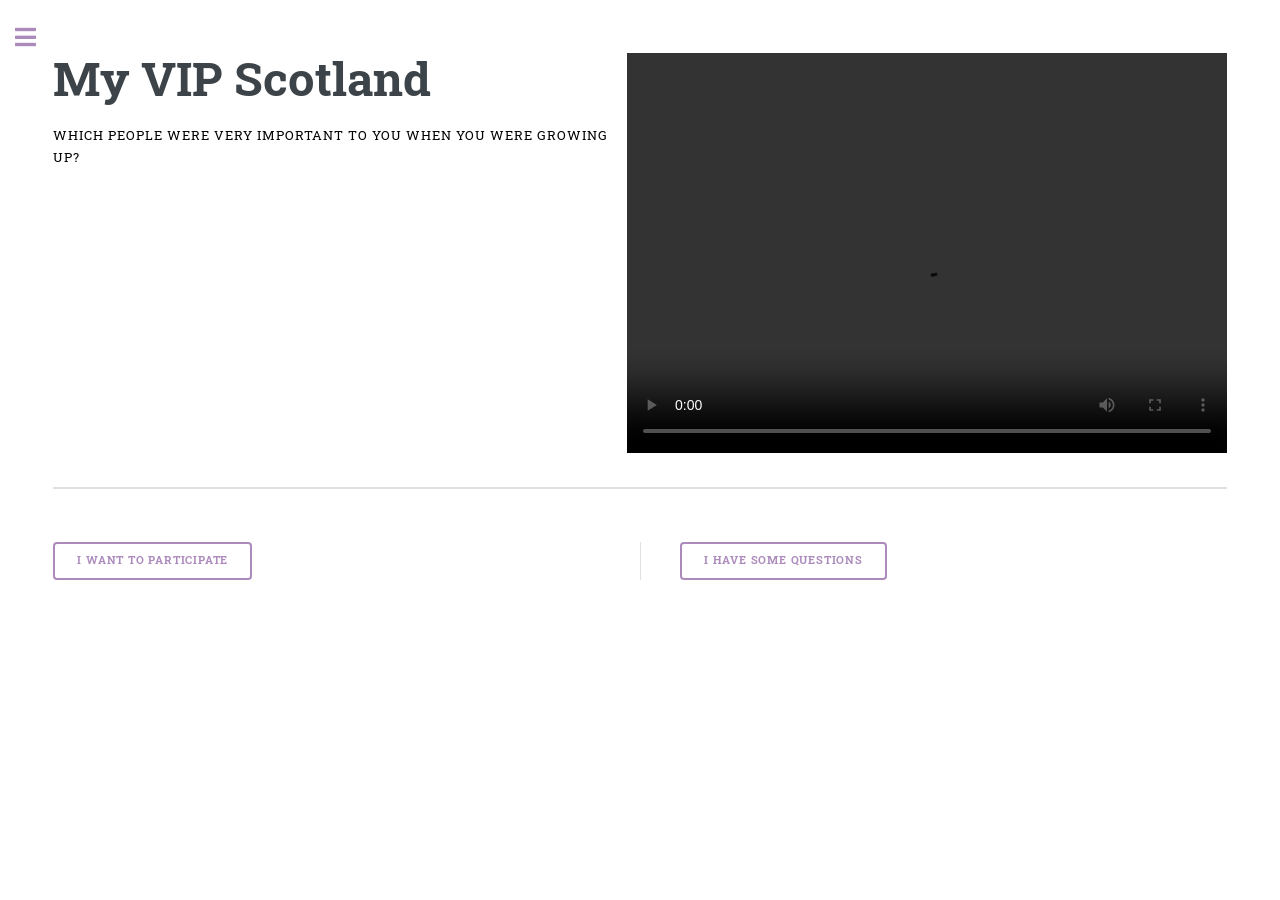
<file: index.html>
<!DOCTYPE HTML>
<!--
	Editorial by HTML5 UP
	html5up.net | @ajlkn
	Free for personal and commercial use under the CCA 3.0 license (html5up.net/license)
-->
<html>
	<head>
		<title>My VIP</title>
		<meta charset="utf-8" />
		<meta name="viewport" content="width=device-width, initial-scale=1, user-scalable=no" />
		<link rel="stylesheet" href="assets/css/main.css" />
	<body class="is-preload">

		<!-- Wrapper -->
			<div id="wrapper">

				<!-- Main -->
					<div id="main">
						<div class="inner">

							
							<!-- Banner -->
								<section id="banner">
									<div class="content">
										<header>
											<h1>My VIP Scotland</h1>
											<p>Which people were very important to you when you were growing up? </p>
										</header>
										
									</div>
									<span class="Video">
										<video src="C:\Users\s2614546\OneDrive - University of Edinburgh\01 VIP Project\E Outreach and Dissemination\Website\GitHub Website\VIP v4 subtitles.mp4" alt="" controls / width="600" height="400">
									</span>
								</section>

							

							<!-- Section -->
								<section>
									<header class="major">
									</header>
									<div class="posts">
										<article>									
											<ul class="actions">
												<li><a href="https://forms.office.com/Pages/ResponsePage.aspx?id=sAafLmkWiUWHiRCgaTTcYWaTA6yrhchDnxdTll59yeBURVJGRko5RkQxREM3WVQ2RFdOOFBNNkkwNC4u" class="button">I want to participate</a></li>
											</ul>
										</article>
										<article>
											<ul class="actions">
												<li><a href="Participating.html" class="button">I have some questions</a></li>
											</ul>
										</article>
									</div>
								</section>

						</div>
					</div>

				<!-- Sidebar -->
					<div id="sidebar">
						<div class="inner">

							
							<!-- Menu -->
								<nav id="menu">
									<header class="major">
										<h2>Menu</h2>
									</header>
									<ul>
										<li><a href="index.html">About</a></li>
										<li><a href="Participating.html">Participating</a></li>
										<li><a href="people.html">People</a></li>

									</ul>
								</nav>



							<!-- Section -->
								<section>
									<header class="major">
										<h2>Contact</h2>
									</header>
									<p>We'd love to hear from you!</p>
									<ul class="contact">
										<li class="icon solid fa-envelope"><a href="#">dalia.avello.vega@ed.ac.uk</a></li>
										<li class="icon solid fa-phone">079 2740 5858</li>
										
									</ul>
								</section>

							<!-- Footer -->
								<footer id="footer">
									<p class="copyright">&copy; Untitled. All rights reserved. Demo Images: <a href="https://unsplash.com">Unsplash</a>. Design: <a href="https://html5up.net">HTML5 UP</a>.</p>
								</footer>

						</div>
					</div>

			</div>

		<!-- Scripts -->
			<script src="assets/js/jquery.min.js"></script>
			<script src="assets/js/browser.min.js"></script>
			<script src="assets/js/breakpoints.min.js"></script>
			<script src="assets/js/util.js"></script>
			<script src="assets/js/main.js"></script>

	</body>
</html>
</file>
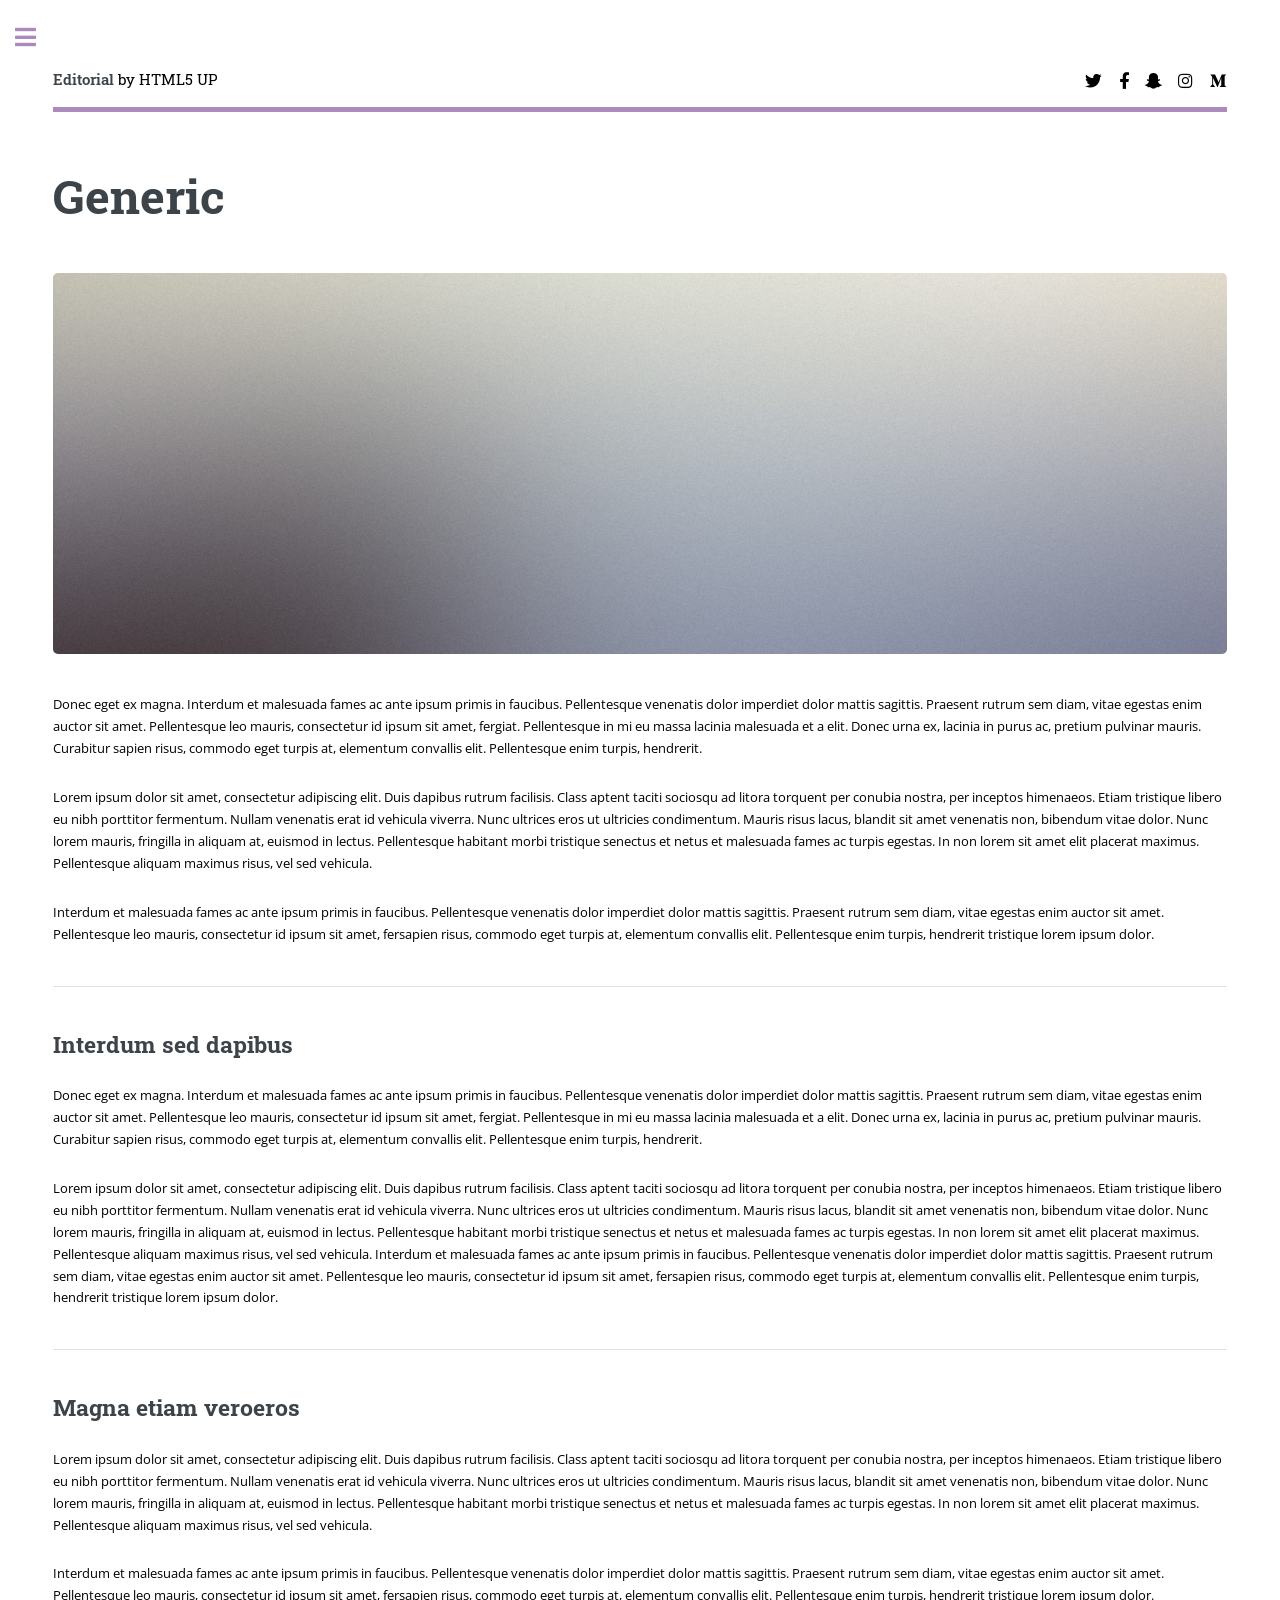
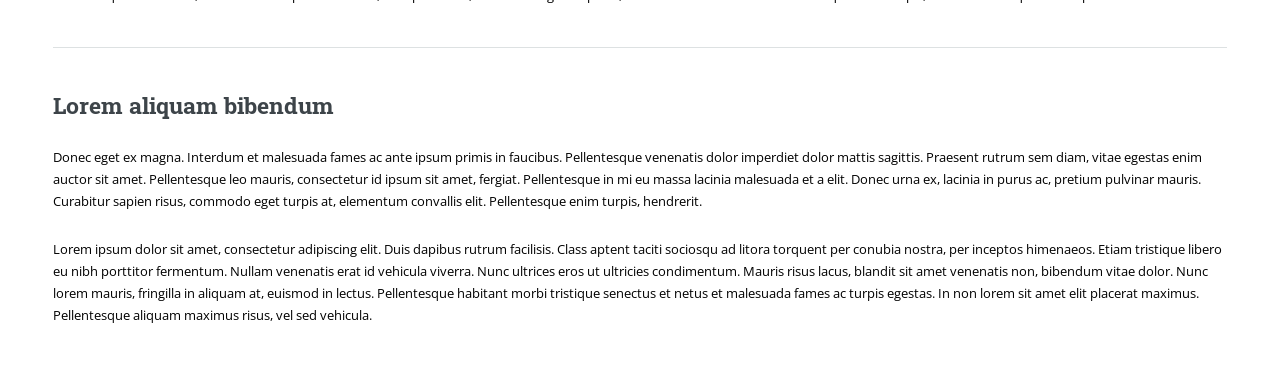
<file: generic.html>
<!DOCTYPE HTML>
<!--
	Editorial by HTML5 UP
	html5up.net | @ajlkn
	Free for personal and commercial use under the CCA 3.0 license (html5up.net/license)
-->
<html>
	<head>
		<title>MyVip-Participating</title>
		<meta charset="utf-8" />
		<meta name="viewport" content="width=device-width, initial-scale=1, user-scalable=no" />
		<link rel="stylesheet" href="assets/css/main.css" />
	</head>
	<body class="is-preload">

		<!-- Wrapper -->
			<div id="wrapper">

				<!-- Main -->
					<div id="main">
						<div class="inner">

							<!-- Header -->
								<header id="header">
									<a href="index.html" class="logo"><strong>Editorial</strong> by HTML5 UP</a>
									<ul class="icons">
										<li><a href="#" class="icon brands fa-twitter"><span class="label">Twitter</span></a></li>
										<li><a href="#" class="icon brands fa-facebook-f"><span class="label">Facebook</span></a></li>
										<li><a href="#" class="icon brands fa-snapchat-ghost"><span class="label">Snapchat</span></a></li>
										<li><a href="#" class="icon brands fa-instagram"><span class="label">Instagram</span></a></li>
										<li><a href="#" class="icon brands fa-medium-m"><span class="label">Medium</span></a></li>
									</ul>
								</header>

							<!-- Content -->
								<section>
									<header class="main">
										<h1>Generic</h1>
									</header>

									<span class="image main"><img src="images/pic11.jpg" alt="" /></span>

									<p>Donec eget ex magna. Interdum et malesuada fames ac ante ipsum primis in faucibus. Pellentesque venenatis dolor imperdiet dolor mattis sagittis. Praesent rutrum sem diam, vitae egestas enim auctor sit amet. Pellentesque leo mauris, consectetur id ipsum sit amet, fergiat. Pellentesque in mi eu massa lacinia malesuada et a elit. Donec urna ex, lacinia in purus ac, pretium pulvinar mauris. Curabitur sapien risus, commodo eget turpis at, elementum convallis elit. Pellentesque enim turpis, hendrerit.</p>
									<p>Lorem ipsum dolor sit amet, consectetur adipiscing elit. Duis dapibus rutrum facilisis. Class aptent taciti sociosqu ad litora torquent per conubia nostra, per inceptos himenaeos. Etiam tristique libero eu nibh porttitor fermentum. Nullam venenatis erat id vehicula viverra. Nunc ultrices eros ut ultricies condimentum. Mauris risus lacus, blandit sit amet venenatis non, bibendum vitae dolor. Nunc lorem mauris, fringilla in aliquam at, euismod in lectus. Pellentesque habitant morbi tristique senectus et netus et malesuada fames ac turpis egestas. In non lorem sit amet elit placerat maximus. Pellentesque aliquam maximus risus, vel sed vehicula.</p>
									<p>Interdum et malesuada fames ac ante ipsum primis in faucibus. Pellentesque venenatis dolor imperdiet dolor mattis sagittis. Praesent rutrum sem diam, vitae egestas enim auctor sit amet. Pellentesque leo mauris, consectetur id ipsum sit amet, fersapien risus, commodo eget turpis at, elementum convallis elit. Pellentesque enim turpis, hendrerit tristique lorem ipsum dolor.</p>

									<hr class="major" />

									<h2>Interdum sed dapibus</h2>
									<p>Donec eget ex magna. Interdum et malesuada fames ac ante ipsum primis in faucibus. Pellentesque venenatis dolor imperdiet dolor mattis sagittis. Praesent rutrum sem diam, vitae egestas enim auctor sit amet. Pellentesque leo mauris, consectetur id ipsum sit amet, fergiat. Pellentesque in mi eu massa lacinia malesuada et a elit. Donec urna ex, lacinia in purus ac, pretium pulvinar mauris. Curabitur sapien risus, commodo eget turpis at, elementum convallis elit. Pellentesque enim turpis, hendrerit.</p>
									<p>Lorem ipsum dolor sit amet, consectetur adipiscing elit. Duis dapibus rutrum facilisis. Class aptent taciti sociosqu ad litora torquent per conubia nostra, per inceptos himenaeos. Etiam tristique libero eu nibh porttitor fermentum. Nullam venenatis erat id vehicula viverra. Nunc ultrices eros ut ultricies condimentum. Mauris risus lacus, blandit sit amet venenatis non, bibendum vitae dolor. Nunc lorem mauris, fringilla in aliquam at, euismod in lectus. Pellentesque habitant morbi tristique senectus et netus et malesuada fames ac turpis egestas. In non lorem sit amet elit placerat maximus. Pellentesque aliquam maximus risus, vel sed vehicula. Interdum et malesuada fames ac ante ipsum primis in faucibus. Pellentesque venenatis dolor imperdiet dolor mattis sagittis. Praesent rutrum sem diam, vitae egestas enim auctor sit amet. Pellentesque leo mauris, consectetur id ipsum sit amet, fersapien risus, commodo eget turpis at, elementum convallis elit. Pellentesque enim turpis, hendrerit tristique lorem ipsum dolor.</p>

									<hr class="major" />

									<h2>Magna etiam veroeros</h2>
									<p>Lorem ipsum dolor sit amet, consectetur adipiscing elit. Duis dapibus rutrum facilisis. Class aptent taciti sociosqu ad litora torquent per conubia nostra, per inceptos himenaeos. Etiam tristique libero eu nibh porttitor fermentum. Nullam venenatis erat id vehicula viverra. Nunc ultrices eros ut ultricies condimentum. Mauris risus lacus, blandit sit amet venenatis non, bibendum vitae dolor. Nunc lorem mauris, fringilla in aliquam at, euismod in lectus. Pellentesque habitant morbi tristique senectus et netus et malesuada fames ac turpis egestas. In non lorem sit amet elit placerat maximus. Pellentesque aliquam maximus risus, vel sed vehicula.</p>
									<p>Interdum et malesuada fames ac ante ipsum primis in faucibus. Pellentesque venenatis dolor imperdiet dolor mattis sagittis. Praesent rutrum sem diam, vitae egestas enim auctor sit amet. Pellentesque leo mauris, consectetur id ipsum sit amet, fersapien risus, commodo eget turpis at, elementum convallis elit. Pellentesque enim turpis, hendrerit tristique lorem ipsum dolor.</p>

									<hr class="major" />

									<h2>Lorem aliquam bibendum</h2>
									<p>Donec eget ex magna. Interdum et malesuada fames ac ante ipsum primis in faucibus. Pellentesque venenatis dolor imperdiet dolor mattis sagittis. Praesent rutrum sem diam, vitae egestas enim auctor sit amet. Pellentesque leo mauris, consectetur id ipsum sit amet, fergiat. Pellentesque in mi eu massa lacinia malesuada et a elit. Donec urna ex, lacinia in purus ac, pretium pulvinar mauris. Curabitur sapien risus, commodo eget turpis at, elementum convallis elit. Pellentesque enim turpis, hendrerit.</p>
									<p>Lorem ipsum dolor sit amet, consectetur adipiscing elit. Duis dapibus rutrum facilisis. Class aptent taciti sociosqu ad litora torquent per conubia nostra, per inceptos himenaeos. Etiam tristique libero eu nibh porttitor fermentum. Nullam venenatis erat id vehicula viverra. Nunc ultrices eros ut ultricies condimentum. Mauris risus lacus, blandit sit amet venenatis non, bibendum vitae dolor. Nunc lorem mauris, fringilla in aliquam at, euismod in lectus. Pellentesque habitant morbi tristique senectus et netus et malesuada fames ac turpis egestas. In non lorem sit amet elit placerat maximus. Pellentesque aliquam maximus risus, vel sed vehicula.</p>

								</section>

						</div>
					</div>

				<!-- Sidebar -->
					<div id="sidebar">
						<div class="inner">

							<!-- Search -->
								<section id="search" class="alt">
									<form method="post" action="#">
										<input type="text" name="query" id="query" placeholder="Search" />
									</form>
								</section>

							<!-- Menu -->
								<nav id="menu">
									<header class="major">
										<h2>Menu</h2>
									</header>
									<ul>
										<li><a href="index.html">About</a></li>
										<li><a href="generic.html">Participating</a></li>
										<li><a href="elements.html">People</a></li>
										
									</ul>
								</nav>

							<!-- Section -->
								<section>
									<header class="major">
										<h2>Ante interdum</h2>
									</header>
									<div class="mini-posts">
										<article>
											<a href="#" class="image"><img src="images/pic07.jpg" alt="" /></a>
											<p>Aenean ornare velit lacus, ac varius enim lorem ullamcorper dolore aliquam.</p>
										</article>
										<article>
											<a href="#" class="image"><img src="images/pic08.jpg" alt="" /></a>
											<p>Aenean ornare velit lacus, ac varius enim lorem ullamcorper dolore aliquam.</p>
										</article>
										<article>
											<a href="#" class="image"><img src="images/pic09.jpg" alt="" /></a>
											<p>Aenean ornare velit lacus, ac varius enim lorem ullamcorper dolore aliquam.</p>
										</article>
									</div>
									<ul class="actions">
										<li><a href="#" class="button">More</a></li>
									</ul>
								</section>

							<!-- Section -->
								<section>
									<header class="major">
										<h2>Get in touch</h2>
									</header>
									<p>Sed varius enim lorem ullamcorper dolore aliquam aenean ornare velit lacus, ac varius enim lorem ullamcorper dolore. Proin sed aliquam facilisis ante interdum. Sed nulla amet lorem feugiat tempus aliquam.</p>
									<ul class="contact">
										<li class="icon solid fa-envelope"><a href="#">information@untitled.tld</a></li>
										<li class="icon solid fa-phone">(000) 000-0000</li>
										<li class="icon solid fa-home">1234 Somewhere Road #8254<br />
										Nashville, TN 00000-0000</li>
									</ul>
								</section>

							<!-- Footer -->
								<footer id="footer">
									<p class="copyright">&copy; Untitled. All rights reserved. Demo Images: <a href="https://unsplash.com">Unsplash</a>. Design: <a href="https://html5up.net">HTML5 UP</a>.</p>
								</footer>

						</div>
					</div>

			</div>

		<!-- Scripts -->
			<script src="assets/js/jquery.min.js"></script>
			<script src="assets/js/browser.min.js"></script>
			<script src="assets/js/breakpoints.min.js"></script>
			<script src="assets/js/util.js"></script>
			<script src="assets/js/main.js"></script>

	</body>
</html>
</file>
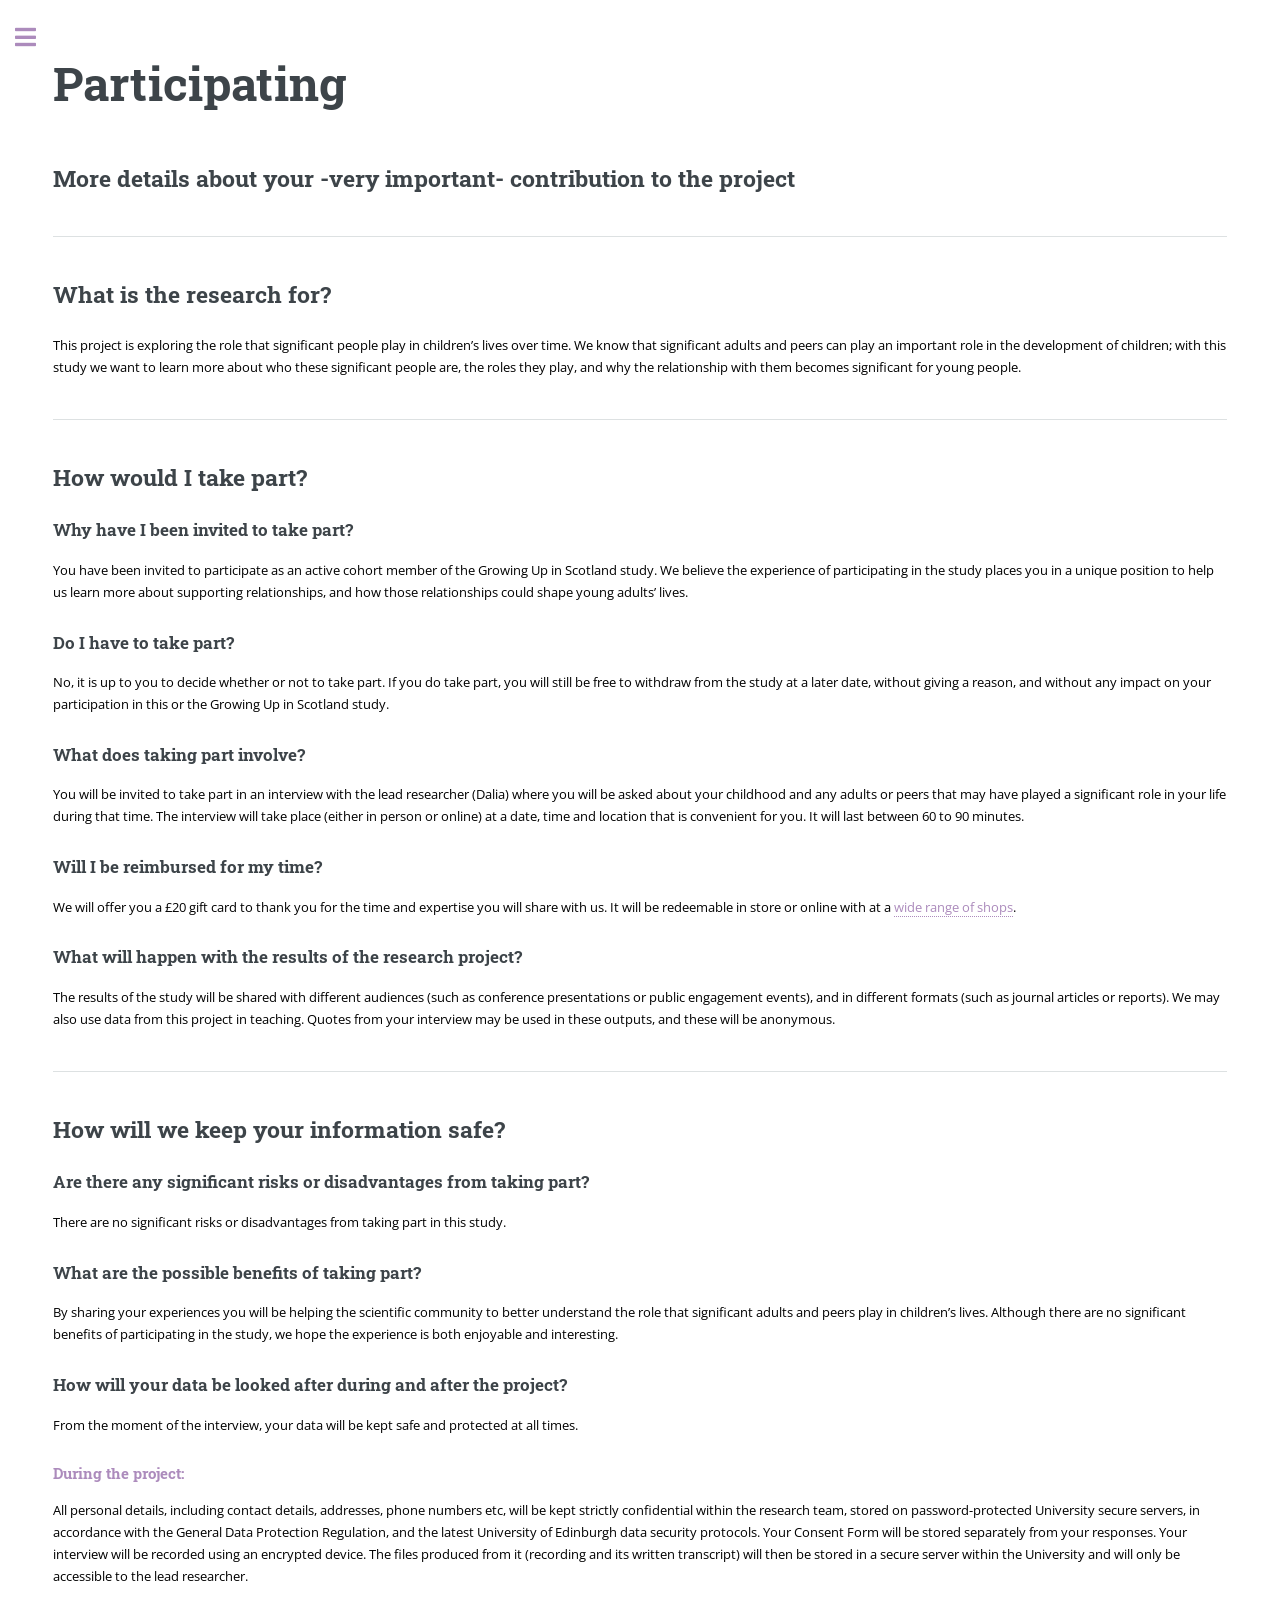
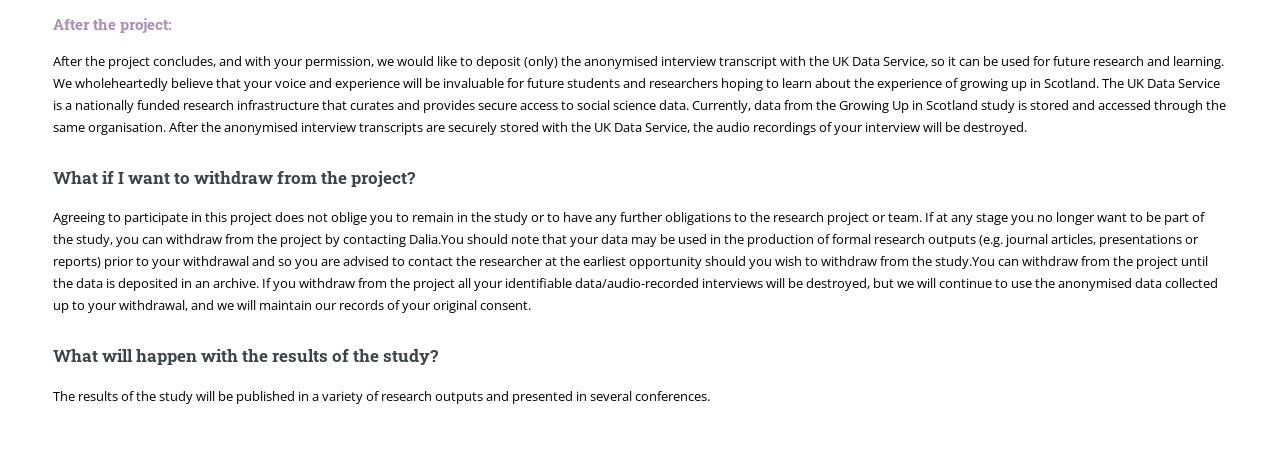
<file: Participating.html>
<!DOCTYPE HTML>
<!--
	Editorial by HTML5 UP
	html5up.net | @ajlkn
	Free for personal and commercial use under the CCA 3.0 license (html5up.net/license)
-->
<html>
	<head>
		<title>My VIP - Participating</title>
		<meta charset="utf-8" />
		<meta name="viewport" content="width=device-width, initial-scale=1, user-scalable=no" />
		<link rel="stylesheet" href="assets/css/main.css" />
	</head>
	<body class="is-preload">

		<!-- Wrapper -->
			<div id="wrapper">

				<!-- Main -->
					<div id="main">
						<div class="inner">

							

							<!-- Content -->
								<section>
									<header class="main">
										<h1>Participating</h1>
									</header>

			

									<h2> More details about your -very important- contribution to the project</h2>									

									<hr class="major" />

									<h2>What is the research for?</h2>
<p>This project is exploring the role that significant people play in children’s lives over time. We know that significant adults and peers can play an important role in the development of children; with this study we want to learn more about who these significant people are, the roles they play, and why the relationship with them becomes significant for young people. </p>
									
									<hr class="major" />

									<h2>How would I take part?</h2>
									<h3>Why have I been invited to take part?</h3>
									<p>You have been invited to participate as an active cohort member of the Growing Up in Scotland study. We believe the experience of participating in the study places you in a unique position to help us learn more about supporting relationships, and how those relationships could shape young adults’ lives.</p>
                                    <h3>Do I have to take part?</h3>
									<p>No, it is up to you to decide whether or not to take part. If you do take part, you will still be free to withdraw from the study at a later date, without giving a reason, and without any impact on your participation in this or the Growing Up in Scotland study.</p>
									<h3>What does taking part involve?</h3>
									<p>You will be invited to take part in an interview with the lead researcher (Dalia) where you will be asked about your childhood and any adults or peers that may have played a significant role in your life during that time.

The interview will take place (either in person or online) at a date, time and location that is convenient for you. It will last between 60 to 90 minutes.</p>
									<h3>Will I be reimbursed for my time?</h3>
									<p>We will offer you a £20 gift card to thank you for the time and expertise you will share with us. It will be redeemable in store or online with at a <a href="https://www.highstreetvouchers.com/">wide range of shops</a>.​</p>
									<h3>What will happen with the results of the research project?</h3>
									<p>The results of the study will be shared with different audiences (such as conference presentations or public engagement events), and in different formats (such as journal articles or reports). We may also use data from this project in teaching. Quotes from your interview may be used in these outputs, and these will be anonymous.</p>
									<hr class="major" />

									<h2>How will we keep your information safe?</h2>
									<h3>Are there any significant risks or disadvantages from taking part?</h3>
									<p>There are no significant risks or disadvantages from taking part in this study. </p>
									<h3>What are the possible benefits of taking part?</h3>
									<p>By sharing your experiences you will be helping the scientific community to better understand the role that significant adults and peers play in children’s lives. Although there are no significant benefits of participating in the study, we hope the experience is both enjoyable and interesting.</p>
									<h3>How will your data be looked after during and after the project?</h3>
									<p>From the moment of the interview, your data will be kept safe and protected at all times.</p>
									<h4 style="color: #ac8bbc;">During the project:</h4>
									<p>All personal details, including contact details, addresses, phone numbers etc, will be kept strictly confidential within the research team, stored on password-protected University secure servers, in accordance with the General Data Protection Regulation, and the latest University of Edinburgh data security protocols. Your Consent Form will be stored separately from your responses.
Your interview will be recorded using an encrypted device. The files produced from it (recording and its written transcript) will then be stored in a secure server within the University and will only be accessible to the lead researcher.</p>
								<h4 style="color: #ac8bbc;">After the project:</h4>
								<p>After the project concludes, and with your permission, we would like to deposit (only) the anonymised interview transcript with the UK Data Service, so it can be used for future research and learning. We wholeheartedly believe that your voice and experience will be invaluable for future students and researchers hoping to learn about the experience of growing up in Scotland. The UK Data Service is a nationally funded research infrastructure that curates and provides secure access to social science data. Currently, data from the Growing Up in Scotland study is stored and accessed through the same organisation. After the anonymised interview transcripts are securely stored with the UK Data Service, the audio recordings of your interview will be destroyed.</p>
<h3>What if I want to withdraw from the project?</h3>
<p>Agreeing to participate in this project does not oblige you to remain in the study or to have any further obligations to the research project or team. If at any stage you no longer want to be part of the study, you can withdraw from the project by contacting Dalia.

​

You should note that your data may be used in the production of formal research outputs (e.g. journal articles, presentations or reports) prior to your withdrawal and so you are advised to contact the researcher at the earliest opportunity should you wish to withdraw from the study.

​

You can withdraw from the project until the data is deposited in an archive. If you withdraw from the project all your identifiable data/audio-recorded interviews will be destroyed, but we will continue to use the anonymised data collected up to your withdrawal, and we will maintain our records of your original consent.

​</p>
<h3>What will happen with the results of the study?</h3>
<p>The results of the study will be published in a variety of research outputs and presented in several conferences.</p>
							</section>

						</div>
					</div>

				<!-- Sidebar -->
					<div id="sidebar">
						<div class="inner">

							

							<!-- Menu -->
								<nav id="menu">
									<header class="major">
										<h2>Menu</h2>
									</header>
									<ul>
										<li><a href="index.html">About</a></li>
										<li><a href="Participating.html">Participating</a></li>
										<li><a href="People.html">People</a></li>
										
									</ul>
								</nav>

							

							<!-- Section -->
								<section>
									<header class="major">
										<h2>Contact</h2>
									</header>
									<p>We'd love to hear from you!</p>
									<ul class="contact">
										<li class="icon solid fa-envelope"><a href="#">dalia.avello.vega@ed.ac.uk</a></li>
										<li class="icon solid fa-phone">079 2740 5858</li>
									
									</ul>
								</section>

							<!-- Footer -->
								<footer id="footer">
									<p class="copyright">&copy; Untitled. All rights reserved. Demo Images: <a href="https://unsplash.com">Unsplash</a>. Design: <a href="https://html5up.net">HTML5 UP</a>.</p>
								</footer>

						</div>
					</div>

			</div>

		<!-- Scripts -->
			<script src="assets/js/jquery.min.js"></script>
			<script src="assets/js/browser.min.js"></script>
			<script src="assets/js/breakpoints.min.js"></script>
			<script src="assets/js/util.js"></script>
			<script src="assets/js/main.js"></script>

	</body>
</html>
</file>
<file: assets/css/main.css>
@import url(fontawesome-all.min.css);
@import url("https://fonts.googleapis.com/css?family=Open+Sans:400,600,400italic,600italic|Roboto+Slab:400,700");
/*
	Editorial by HTML5 UP
	html5up.net | @ajlkn
	Free for personal and commercial use under the CCA 3.0 license (html5up.net/license)
*/

html, body, div, span, applet, object,
iframe, h1, h2, h3, h4, h5, h6, p, blockquote,
pre, a, abbr, acronym, address, big, cite,
code, del, dfn, em, img, ins, kbd, q, s, samp,
small, strike, strong, sub, sup, tt, var, b,
u, i, center, dl, dt, dd, ol, ul, li, fieldset,
form, label, legend, table, caption, tbody,
tfoot, thead, tr, th, td, article, aside,
canvas, details, embed, figure, figcaption,
footer, header, hgroup, menu, nav, output, ruby,
section, summary, time, mark, audio, video {
  margin: 0;
  padding: 0;
  border: 0;
  font-size: 100%;
  font: inherit;
  vertical-align: baseline; }

article, aside, details, figcaption, figure,
footer, header, hgroup, menu, nav, section {
  display: block; }

body {
  line-height: 1; }

ol, ul {
  list-style: none; }

blockquote, q {
  quotes: none; }
  blockquote:before, blockquote:after, q:before, q:after {
    content: '';
    content: none; }

table {
  border-collapse: collapse;
  border-spacing: 0; }

body {
  -webkit-text-size-adjust: none; }

mark {
  background-color: transparent;
  color: inherit; }

input::-moz-focus-inner {
  border: 0;
  padding: 0; }

input, select, textarea {
  -moz-appearance: none;
  -webkit-appearance: none;
  -ms-appearance: none;
  appearance: none; }

/* Basic */
@-ms-viewport {
  width: device-width; }

body {
  -ms-overflow-style: scrollbar; }

@media screen and (max-width: 480px) {
  html, body {
    min-width: 320px; } }

html {
  box-sizing: border-box; }

*, *:before, *:after {
  box-sizing: inherit; }

body {
  background: #ffffff; }
  body.is-preload *, body.is-preload *:before, body.is-preload *:after, body.is-resizing *, body.is-resizing *:before, body.is-resizing *:after {
    -moz-animation: none !important;
    -webkit-animation: none !important;
    -ms-animation: none !important;
    animation: none !important;
    -moz-transition: none !important;
    -webkit-transition: none !important;
    -ms-transition: none !important;
    transition: none !important; }

/* Type */
body, input, select, textarea {
  color: #000000;
  font-family: "Open Sans", sans-serif;
  font-size: 13pt;
  font-weight: 400;
  line-height: 1.65; }
  @media screen and (max-width: 1680px) {
    body, input, select, textarea {
      font-size: 11pt; } }
  @media screen and (max-width: 1280px) {
    body, input, select, textarea {
      font-size: 10pt; } }
  @media screen and (max-width: 360px) {
    body, input, select, textarea {
      font-size: 9pt; } }

a {
  -moz-transition: color 0.2s ease-in-out, border-bottom-color 0.2s ease-in-out;
  -webkit-transition: color 0.2s ease-in-out, border-bottom-color 0.2s ease-in-out;
  -ms-transition: color 0.2s ease-in-out, border-bottom-color 0.2s ease-in-out;
  transition: color 0.2s ease-in-out, border-bottom-color 0.2s ease-in-out;
  border-bottom: dotted 1px;
  color: #ac8bbc;
  text-decoration: none; }
  a:hover {
    border-bottom-color: #ac8bbc;
    color: #ac8bbc !important; }
    a:hover strong {
      color: inherit; }

strong, b {
  color: #3d4449;
  font-weight: 600; }

em, i {
  font-style: italic; }

p {
  margin: 0 0 2em 0; }

h1, h2, h3, h4, h5, h6 {
  color: #3d4449;
  font-family: "Roboto Slab", serif;
  font-weight: 700;
  line-height: 1.5;
  margin: 0 0 1em 0; }
  h1 a, h2 a, h3 a, h4 a, h5 a, h6 a {
    color: inherit;
    text-decoration: none;
    border-bottom: 0; }

h1 {
  font-size: 4em;
  margin: 0 0 0.5em 0;
  line-height: 1.3; }

h2 {
  font-size: 1.75em; }

h3 {
  font-size: 1.25em; }

h4 {
  font-size: 1.1em; }

h5 {
  font-size: 0.9em; }

h6 {
  font-size: 0.7em; }

@media screen and (max-width: 1680px) {
  h1 {
    font-size: 3.5em; } }

@media screen and (max-width: 980px) {
  h1 {
    font-size: 3.25em; } }

@media screen and (max-width: 736px) {
  h1 {
    font-size: 2em;
    line-height: 1.4; }
  h2 {
    font-size: 1.5em; } }

sub {
  font-size: 0.8em;
  position: relative;
  top: 0.5em; }

sup {
  font-size: 0.8em;
  position: relative;
  top: -0.5em; }

blockquote {
  border-left: solid 3px rgba(210, 215, 217, 0.75);
  font-style: italic;
  margin: 0 0 2em 0;
  padding: 0.5em 0 0.5em 2em; }

code {
  background: rgba(230, 235, 237, 0.25);
  border-radius: 0.375em;
  border: solid 1px rgba(210, 215, 217, 0.75);
  font-family: "Courier New", monospace;
  font-size: 0.9em;
  margin: 0 0.25em;
  padding: 0.25em 0.65em; }

pre {
  -webkit-overflow-scrolling: touch;
  font-family: "Courier New", monospace;
  font-size: 0.9em;
  margin: 0 0 2em 0; }
  pre code {
    display: block;
    line-height: 1.75;
    padding: 1em 1.5em;
    overflow-x: auto; }

hr {
  border: 0;
  border-bottom: solid 1px rgba(210, 215, 217, 0.75);
  margin: 2em 0; }
  hr.major {
    margin: 3em 0; }

.align-left {
  text-align: left; }

.align-center {
  text-align: center; }

.align-right {
  text-align: right; }

/* Row */
.row {
  display: flex;
  flex-wrap: wrap;
  box-sizing: border-box;
  align-items: stretch; }
  .row > * {
    box-sizing: border-box; }
  .row.gtr-uniform > * > :last-child {
    margin-bottom: 0; }
  .row.aln-left {
    justify-content: flex-start; }
  .row.aln-center {
    justify-content: center; }
  .row.aln-right {
    justify-content: flex-end; }
  .row.aln-top {
    align-items: flex-start; }
  .row.aln-middle {
    align-items: center; }
  .row.aln-bottom {
    align-items: flex-end; }
  .row > .imp {
    order: -1; }
  .row > .col-1 {
    width: 8.33333%; }
  .row > .off-1 {
    margin-left: 8.33333%; }
  .row > .col-2 {
    width: 16.66667%; }
  .row > .off-2 {
    margin-left: 16.66667%; }
  .row > .col-3 {
    width: 25%; }
  .row > .off-3 {
    margin-left: 25%; }
  .row > .col-4 {
    width: 33.33333%; }
  .row > .off-4 {
    margin-left: 33.33333%; }
  .row > .col-5 {
    width: 41.66667%; }
  .row > .off-5 {
    margin-left: 41.66667%; }
  .row > .col-6 {
    width: 50%; }
  .row > .off-6 {
    margin-left: 50%; }
  .row > .col-7 {
    width: 58.33333%; }
  .row > .off-7 {
    margin-left: 58.33333%; }
  .row > .col-8 {
    width: 66.66667%; }
  .row > .off-8 {
    margin-left: 66.66667%; }
  .row > .col-9 {
    width: 75%; }
  .row > .off-9 {
    margin-left: 75%; }
  .row > .col-10 {
    width: 83.33333%; }
  .row > .off-10 {
    margin-left: 83.33333%; }
  .row > .col-11 {
    width: 91.66667%; }
  .row > .off-11 {
    margin-left: 91.66667%; }
  .row > .col-12 {
    width: 100%; }
  .row > .off-12 {
    margin-left: 100%; }
  .row.gtr-0 {
    margin-top: 0;
    margin-left: 0em; }
    .row.gtr-0 > * {
      padding: 0 0 0 0em; }
    .row.gtr-0.gtr-uniform {
      margin-top: 0em; }
      .row.gtr-0.gtr-uniform > * {
        padding-top: 0em; }
  .row.gtr-25 {
    margin-top: 0;
    margin-left: -0.375em; }
    .row.gtr-25 > * {
      padding: 0 0 0 0.375em; }
    .row.gtr-25.gtr-uniform {
      margin-top: -0.375em; }
      .row.gtr-25.gtr-uniform > * {
        padding-top: 0.375em; }
  .row.gtr-50 {
    margin-top: 0;
    margin-left: -0.75em; }
    .row.gtr-50 > * {
      padding: 0 0 0 0.75em; }
    .row.gtr-50.gtr-uniform {
      margin-top: -0.75em; }
      .row.gtr-50.gtr-uniform > * {
        padding-top: 0.75em; }
  .row {
    margin-top: 0;
    margin-left: -1.5em; }
    .row > * {
      padding: 0 0 0 1.5em; }
    .row.gtr-uniform {
      margin-top: -1.5em; }
      .row.gtr-uniform > * {
        padding-top: 1.5em; }
  .row.gtr-150 {
    margin-top: 0;
    margin-left: -2.25em; }
    .row.gtr-150 > * {
      padding: 0 0 0 2.25em; }
    .row.gtr-150.gtr-uniform {
      margin-top: -2.25em; }
      .row.gtr-150.gtr-uniform > * {
        padding-top: 2.25em; }
  .row.gtr-200 {
    margin-top: 0;
    margin-left: -3em; }
    .row.gtr-200 > * {
      padding: 0 0 0 3em; }
    .row.gtr-200.gtr-uniform {
      margin-top: -3em; }
      .row.gtr-200.gtr-uniform > * {
        padding-top: 3em; }
  @media screen and (max-width: 1680px) {
    .row {
      display: flex;
      flex-wrap: wrap;
      box-sizing: border-box;
      align-items: stretch; }
      .row > * {
        box-sizing: border-box; }
      .row.gtr-uniform > * > :last-child {
        margin-bottom: 0; }
      .row.aln-left {
        justify-content: flex-start; }
      .row.aln-center {
        justify-content: center; }
      .row.aln-right {
        justify-content: flex-end; }
      .row.aln-top {
        align-items: flex-start; }
      .row.aln-middle {
        align-items: center; }
      .row.aln-bottom {
        align-items: flex-end; }
      .row > .imp-xlarge {
        order: -1; }
      .row > .col-1-xlarge {
        width: 8.33333%; }
      .row > .off-1-xlarge {
        margin-left: 8.33333%; }
      .row > .col-2-xlarge {
        width: 16.66667%; }
      .row > .off-2-xlarge {
        margin-left: 16.66667%; }
      .row > .col-3-xlarge {
        width: 25%; }
      .row > .off-3-xlarge {
        margin-left: 25%; }
      .row > .col-4-xlarge {
        width: 33.33333%; }
      .row > .off-4-xlarge {
        margin-left: 33.33333%; }
      .row > .col-5-xlarge {
        width: 41.66667%; }
      .row > .off-5-xlarge {
        margin-left: 41.66667%; }
      .row > .col-6-xlarge {
        width: 50%; }
      .row > .off-6-xlarge {
        margin-left: 50%; }
      .row > .col-7-xlarge {
        width: 58.33333%; }
      .row > .off-7-xlarge {
        margin-left: 58.33333%; }
      .row > .col-8-xlarge {
        width: 66.66667%; }
      .row > .off-8-xlarge {
        margin-left: 66.66667%; }
      .row > .col-9-xlarge {
        width: 75%; }
      .row > .off-9-xlarge {
        margin-left: 75%; }
      .row > .col-10-xlarge {
        width: 83.33333%; }
      .row > .off-10-xlarge {
        margin-left: 83.33333%; }
      .row > .col-11-xlarge {
        width: 91.66667%; }
      .row > .off-11-xlarge {
        margin-left: 91.66667%; }
      .row > .col-12-xlarge {
        width: 100%; }
      .row > .off-12-xlarge {
        margin-left: 100%; }
      .row.gtr-0 {
        margin-top: 0;
        margin-left: 0em; }
        .row.gtr-0 > * {
          padding: 0 0 0 0em; }
        .row.gtr-0.gtr-uniform {
          margin-top: 0em; }
          .row.gtr-0.gtr-uniform > * {
            padding-top: 0em; }
      .row.gtr-25 {
        margin-top: 0;
        margin-left: -0.375em; }
        .row.gtr-25 > * {
          padding: 0 0 0 0.375em; }
        .row.gtr-25.gtr-uniform {
          margin-top: -0.375em; }
          .row.gtr-25.gtr-uniform > * {
            padding-top: 0.375em; }
      .row.gtr-50 {
        margin-top: 0;
        margin-left: -0.75em; }
        .row.gtr-50 > * {
          padding: 0 0 0 0.75em; }
        .row.gtr-50.gtr-uniform {
          margin-top: -0.75em; }
          .row.gtr-50.gtr-uniform > * {
            padding-top: 0.75em; }
      .row {
        margin-top: 0;
        margin-left: -1.5em; }
        .row > * {
          padding: 0 0 0 1.5em; }
        .row.gtr-uniform {
          margin-top: -1.5em; }
          .row.gtr-uniform > * {
            padding-top: 1.5em; }
      .row.gtr-150 {
        margin-top: 0;
        margin-left: -2.25em; }
        .row.gtr-150 > * {
          padding: 0 0 0 2.25em; }
        .row.gtr-150.gtr-uniform {
          margin-top: -2.25em; }
          .row.gtr-150.gtr-uniform > * {
            padding-top: 2.25em; }
      .row.gtr-200 {
        margin-top: 0;
        margin-left: -3em; }
        .row.gtr-200 > * {
          padding: 0 0 0 3em; }
        .row.gtr-200.gtr-uniform {
          margin-top: -3em; }
          .row.gtr-200.gtr-uniform > * {
            padding-top: 3em; } }
  @media screen and (max-width: 1280px) {
    .row {
      display: flex;
      flex-wrap: wrap;
      box-sizing: border-box;
      align-items: stretch; }
      .row > * {
        box-sizing: border-box; }
      .row.gtr-uniform > * > :last-child {
        margin-bottom: 0; }
      .row.aln-left {
        justify-content: flex-start; }
      .row.aln-center {
        justify-content: center; }
      .row.aln-right {
        justify-content: flex-end; }
      .row.aln-top {
        align-items: flex-start; }
      .row.aln-middle {
        align-items: center; }
      .row.aln-bottom {
        align-items: flex-end; }
      .row > .imp-large {
        order: -1; }
      .row > .col-1-large {
        width: 8.33333%; }
      .row > .off-1-large {
        margin-left: 8.33333%; }
      .row > .col-2-large {
        width: 16.66667%; }
      .row > .off-2-large {
        margin-left: 16.66667%; }
      .row > .col-3-large {
        width: 25%; }
      .row > .off-3-large {
        margin-left: 25%; }
      .row > .col-4-large {
        width: 33.33333%; }
      .row > .off-4-large {
        margin-left: 33.33333%; }
      .row > .col-5-large {
        width: 41.66667%; }
      .row > .off-5-large {
        margin-left: 41.66667%; }
      .row > .col-6-large {
        width: 50%; }
      .row > .off-6-large {
        margin-left: 50%; }
      .row > .col-7-large {
        width: 58.33333%; }
      .row > .off-7-large {
        margin-left: 58.33333%; }
      .row > .col-8-large {
        width: 66.66667%; }
      .row > .off-8-large {
        margin-left: 66.66667%; }
      .row > .col-9-large {
        width: 75%; }
      .row > .off-9-large {
        margin-left: 75%; }
      .row > .col-10-large {
        width: 83.33333%; }
      .row > .off-10-large {
        margin-left: 83.33333%; }
      .row > .col-11-large {
        width: 91.66667%; }
      .row > .off-11-large {
        margin-left: 91.66667%; }
      .row > .col-12-large {
        width: 100%; }
      .row > .off-12-large {
        margin-left: 100%; }
      .row.gtr-0 {
        margin-top: 0;
        margin-left: 0em; }
        .row.gtr-0 > * {
          padding: 0 0 0 0em; }
        .row.gtr-0.gtr-uniform {
          margin-top: 0em; }
          .row.gtr-0.gtr-uniform > * {
            padding-top: 0em; }
      .row.gtr-25 {
        margin-top: 0;
        margin-left: -0.375em; }
        .row.gtr-25 > * {
          padding: 0 0 0 0.375em; }
        .row.gtr-25.gtr-uniform {
          margin-top: -0.375em; }
          .row.gtr-25.gtr-uniform > * {
            padding-top: 0.375em; }
      .row.gtr-50 {
        margin-top: 0;
        margin-left: -0.75em; }
        .row.gtr-50 > * {
          padding: 0 0 0 0.75em; }
        .row.gtr-50.gtr-uniform {
          margin-top: -0.75em; }
          .row.gtr-50.gtr-uniform > * {
            padding-top: 0.75em; }
      .row {
        margin-top: 0;
        margin-left: -1.5em; }
        .row > * {
          padding: 0 0 0 1.5em; }
        .row.gtr-uniform {
          margin-top: -1.5em; }
          .row.gtr-uniform > * {
            padding-top: 1.5em; }
      .row.gtr-150 {
        margin-top: 0;
        margin-left: -2.25em; }
        .row.gtr-150 > * {
          padding: 0 0 0 2.25em; }
        .row.gtr-150.gtr-uniform {
          margin-top: -2.25em; }
          .row.gtr-150.gtr-uniform > * {
            padding-top: 2.25em; }
      .row.gtr-200 {
        margin-top: 0;
        margin-left: -3em; }
        .row.gtr-200 > * {
          padding: 0 0 0 3em; }
        .row.gtr-200.gtr-uniform {
          margin-top: -3em; }
          .row.gtr-200.gtr-uniform > * {
            padding-top: 3em; } }
  @media screen and (max-width: 980px) {
    .row {
      display: flex;
      flex-wrap: wrap;
      box-sizing: border-box;
      align-items: stretch; }
      .row > * {
        box-sizing: border-box; }
      .row.gtr-uniform > * > :last-child {
        margin-bottom: 0; }
      .row.aln-left {
        justify-content: flex-start; }
      .row.aln-center {
        justify-content: center; }
      .row.aln-right {
        justify-content: flex-end; }
      .row.aln-top {
        align-items: flex-start; }
      .row.aln-middle {
        align-items: center; }
      .row.aln-bottom {
        align-items: flex-end; }
      .row > .imp-medium {
        order: -1; }
      .row > .col-1-medium {
        width: 8.33333%; }
      .row > .off-1-medium {
        margin-left: 8.33333%; }
      .row > .col-2-medium {
        width: 16.66667%; }
      .row > .off-2-medium {
        margin-left: 16.66667%; }
      .row > .col-3-medium {
        width: 25%; }
      .row > .off-3-medium {
        margin-left: 25%; }
      .row > .col-4-medium {
        width: 33.33333%; }
      .row > .off-4-medium {
        margin-left: 33.33333%; }
      .row > .col-5-medium {
        width: 41.66667%; }
      .row > .off-5-medium {
        margin-left: 41.66667%; }
      .row > .col-6-medium {
        width: 50%; }
      .row > .off-6-medium {
        margin-left: 50%; }
      .row > .col-7-medium {
        width: 58.33333%; }
      .row > .off-7-medium {
        margin-left: 58.33333%; }
      .row > .col-8-medium {
        width: 66.66667%; }
      .row > .off-8-medium {
        margin-left: 66.66667%; }
      .row > .col-9-medium {
        width: 75%; }
      .row > .off-9-medium {
        margin-left: 75%; }
      .row > .col-10-medium {
        width: 83.33333%; }
      .row > .off-10-medium {
        margin-left: 83.33333%; }
      .row > .col-11-medium {
        width: 91.66667%; }
      .row > .off-11-medium {
        margin-left: 91.66667%; }
      .row > .col-12-medium {
        width: 100%; }
      .row > .off-12-medium {
        margin-left: 100%; }
      .row.gtr-0 {
        margin-top: 0;
        margin-left: 0em; }
        .row.gtr-0 > * {
          padding: 0 0 0 0em; }
        .row.gtr-0.gtr-uniform {
          margin-top: 0em; }
          .row.gtr-0.gtr-uniform > * {
            padding-top: 0em; }
      .row.gtr-25 {
        margin-top: 0;
        margin-left: -0.375em; }
        .row.gtr-25 > * {
          padding: 0 0 0 0.375em; }
        .row.gtr-25.gtr-uniform {
          margin-top: -0.375em; }
          .row.gtr-25.gtr-uniform > * {
            padding-top: 0.375em; }
      .row.gtr-50 {
        margin-top: 0;
        margin-left: -0.75em; }
        .row.gtr-50 > * {
          padding: 0 0 0 0.75em; }
        .row.gtr-50.gtr-uniform {
          margin-top: -0.75em; }
          .row.gtr-50.gtr-uniform > * {
            padding-top: 0.75em; }
      .row {
        margin-top: 0;
        margin-left: -1.5em; }
        .row > * {
          padding: 0 0 0 1.5em; }
        .row.gtr-uniform {
          margin-top: -1.5em; }
          .row.gtr-uniform > * {
            padding-top: 1.5em; }
      .row.gtr-150 {
        margin-top: 0;
        margin-left: -2.25em; }
        .row.gtr-150 > * {
          padding: 0 0 0 2.25em; }
        .row.gtr-150.gtr-uniform {
          margin-top: -2.25em; }
          .row.gtr-150.gtr-uniform > * {
            padding-top: 2.25em; }
      .row.gtr-200 {
        margin-top: 0;
        margin-left: -3em; }
        .row.gtr-200 > * {
          padding: 0 0 0 3em; }
        .row.gtr-200.gtr-uniform {
          margin-top: -3em; }
          .row.gtr-200.gtr-uniform > * {
            padding-top: 3em; } }
  @media screen and (max-width: 736px) {
    .row {
      display: flex;
      flex-wrap: wrap;
      box-sizing: border-box;
      align-items: stretch; }
      .row > * {
        box-sizing: border-box; }
      .row.gtr-uniform > * > :last-child {
        margin-bottom: 0; }
      .row.aln-left {
        justify-content: flex-start; }
      .row.aln-center {
        justify-content: center; }
      .row.aln-right {
        justify-content: flex-end; }
      .row.aln-top {
        align-items: flex-start; }
      .row.aln-middle {
        align-items: center; }
      .row.aln-bottom {
        align-items: flex-end; }
      .row > .imp-small {
        order: -1; }
      .row > .col-1-small {
        width: 8.33333%; }
      .row > .off-1-small {
        margin-left: 8.33333%; }
      .row > .col-2-small {
        width: 16.66667%; }
      .row > .off-2-small {
        margin-left: 16.66667%; }
      .row > .col-3-small {
        width: 25%; }
      .row > .off-3-small {
        margin-left: 25%; }
      .row > .col-4-small {
        width: 33.33333%; }
      .row > .off-4-small {
        margin-left: 33.33333%; }
      .row > .col-5-small {
        width: 41.66667%; }
      .row > .off-5-small {
        margin-left: 41.66667%; }
      .row > .col-6-small {
        width: 50%; }
      .row > .off-6-small {
        margin-left: 50%; }
      .row > .col-7-small {
        width: 58.33333%; }
      .row > .off-7-small {
        margin-left: 58.33333%; }
      .row > .col-8-small {
        width: 66.66667%; }
      .row > .off-8-small {
        margin-left: 66.66667%; }
      .row > .col-9-small {
        width: 75%; }
      .row > .off-9-small {
        margin-left: 75%; }
      .row > .col-10-small {
        width: 83.33333%; }
      .row > .off-10-small {
        margin-left: 83.33333%; }
      .row > .col-11-small {
        width: 91.66667%; }
      .row > .off-11-small {
        margin-left: 91.66667%; }
      .row > .col-12-small {
        width: 100%; }
      .row > .off-12-small {
        margin-left: 100%; }
      .row.gtr-0 {
        margin-top: 0;
        margin-left: 0em; }
        .row.gtr-0 > * {
          padding: 0 0 0 0em; }
        .row.gtr-0.gtr-uniform {
          margin-top: 0em; }
          .row.gtr-0.gtr-uniform > * {
            padding-top: 0em; }
      .row.gtr-25 {
        margin-top: 0;
        margin-left: -0.375em; }
        .row.gtr-25 > * {
          padding: 0 0 0 0.375em; }
        .row.gtr-25.gtr-uniform {
          margin-top: -0.375em; }
          .row.gtr-25.gtr-uniform > * {
            padding-top: 0.375em; }
      .row.gtr-50 {
        margin-top: 0;
        margin-left: -0.75em; }
        .row.gtr-50 > * {
          padding: 0 0 0 0.75em; }
        .row.gtr-50.gtr-uniform {
          margin-top: -0.75em; }
          .row.gtr-50.gtr-uniform > * {
            padding-top: 0.75em; }
      .row {
        margin-top: 0;
        margin-left: -1.5em; }
        .row > * {
          padding: 0 0 0 1.5em; }
        .row.gtr-uniform {
          margin-top: -1.5em; }
          .row.gtr-uniform > * {
            padding-top: 1.5em; }
      .row.gtr-150 {
        margin-top: 0;
        margin-left: -2.25em; }
        .row.gtr-150 > * {
          padding: 0 0 0 2.25em; }
        .row.gtr-150.gtr-uniform {
          margin-top: -2.25em; }
          .row.gtr-150.gtr-uniform > * {
            padding-top: 2.25em; }
      .row.gtr-200 {
        margin-top: 0;
        margin-left: -3em; }
        .row.gtr-200 > * {
          padding: 0 0 0 3em; }
        .row.gtr-200.gtr-uniform {
          margin-top: -3em; }
          .row.gtr-200.gtr-uniform > * {
            padding-top: 3em; } }
  @media screen and (max-width: 480px) {
    .row {
      display: flex;
      flex-wrap: wrap;
      box-sizing: border-box;
      align-items: stretch; }
      .row > * {
        box-sizing: border-box; }
      .row.gtr-uniform > * > :last-child {
        margin-bottom: 0; }
      .row.aln-left {
        justify-content: flex-start; }
      .row.aln-center {
        justify-content: center; }
      .row.aln-right {
        justify-content: flex-end; }
      .row.aln-top {
        align-items: flex-start; }
      .row.aln-middle {
        align-items: center; }
      .row.aln-bottom {
        align-items: flex-end; }
      .row > .imp-xsmall {
        order: -1; }
      .row > .col-1-xsmall {
        width: 8.33333%; }
      .row > .off-1-xsmall {
        margin-left: 8.33333%; }
      .row > .col-2-xsmall {
        width: 16.66667%; }
      .row > .off-2-xsmall {
        margin-left: 16.66667%; }
      .row > .col-3-xsmall {
        width: 25%; }
      .row > .off-3-xsmall {
        margin-left: 25%; }
      .row > .col-4-xsmall {
        width: 33.33333%; }
      .row > .off-4-xsmall {
        margin-left: 33.33333%; }
      .row > .col-5-xsmall {
        width: 41.66667%; }
      .row > .off-5-xsmall {
        margin-left: 41.66667%; }
      .row > .col-6-xsmall {
        width: 50%; }
      .row > .off-6-xsmall {
        margin-left: 50%; }
      .row > .col-7-xsmall {
        width: 58.33333%; }
      .row > .off-7-xsmall {
        margin-left: 58.33333%; }
      .row > .col-8-xsmall {
        width: 66.66667%; }
      .row > .off-8-xsmall {
        margin-left: 66.66667%; }
      .row > .col-9-xsmall {
        width: 75%; }
      .row > .off-9-xsmall {
        margin-left: 75%; }
      .row > .col-10-xsmall {
        width: 83.33333%; }
      .row > .off-10-xsmall {
        margin-left: 83.33333%; }
      .row > .col-11-xsmall {
        width: 91.66667%; }
      .row > .off-11-xsmall {
        margin-left: 91.66667%; }
      .row > .col-12-xsmall {
        width: 100%; }
      .row > .off-12-xsmall {
        margin-left: 100%; }
      .row.gtr-0 {
        margin-top: 0;
        margin-left: 0em; }
        .row.gtr-0 > * {
          padding: 0 0 0 0em; }
        .row.gtr-0.gtr-uniform {
          margin-top: 0em; }
          .row.gtr-0.gtr-uniform > * {
            padding-top: 0em; }
      .row.gtr-25 {
        margin-top: 0;
        margin-left: -0.375em; }
        .row.gtr-25 > * {
          padding: 0 0 0 0.375em; }
        .row.gtr-25.gtr-uniform {
          margin-top: -0.375em; }
          .row.gtr-25.gtr-uniform > * {
            padding-top: 0.375em; }
      .row.gtr-50 {
        margin-top: 0;
        margin-left: -0.75em; }
        .row.gtr-50 > * {
          padding: 0 0 0 0.75em; }
        .row.gtr-50.gtr-uniform {
          margin-top: -0.75em; }
          .row.gtr-50.gtr-uniform > * {
            padding-top: 0.75em; }
      .row {
        margin-top: 0;
        margin-left: -1.5em; }
        .row > * {
          padding: 0 0 0 1.5em; }
        .row.gtr-uniform {
          margin-top: -1.5em; }
          .row.gtr-uniform > * {
            padding-top: 1.5em; }
      .row.gtr-150 {
        margin-top: 0;
        margin-left: -2.25em; }
        .row.gtr-150 > * {
          padding: 0 0 0 2.25em; }
        .row.gtr-150.gtr-uniform {
          margin-top: -2.25em; }
          .row.gtr-150.gtr-uniform > * {
            padding-top: 2.25em; }
      .row.gtr-200 {
        margin-top: 0;
        margin-left: -3em; }
        .row.gtr-200 > * {
          padding: 0 0 0 3em; }
        .row.gtr-200.gtr-uniform {
          margin-top: -3em; }
          .row.gtr-200.gtr-uniform > * {
            padding-top: 3em; } }

/* Section/Article */
section.special, article.special {
  text-align: center; }

header p {
  font-family: "Roboto Slab", serif;
  font-size: 1em;
  font-weight: 400;
  letter-spacing: 0.075em;
  margin-top: -0.5em;
  text-transform: uppercase; }

header.major > :last-child {
  border-bottom: solid 3px ;#f56a6a
  display: inline-block;
  margin: 0 0 2em 0;
  padding: 0 0.75em 0.5em 0; }

header.main > :last-child {
  margin: 0 0 1em 0; }

/* Form */
form {
  margin: 0 0 2em 0; }

label {
  color: #3d4449;
  display: block;
  font-size: 0.9em;
  font-weight: 600;
  margin: 0 0 1em 0; }

input[type="text"],
input[type="password"],
input[type="email"],
input[type="tel"],
input[type="search"],
input[type="url"],
select,
textarea {
  -moz-appearance: none;
  -webkit-appearance: none;
  -ms-appearance: none;
  appearance: none;
  background: #ffffff;
  border-radius: 0.375em;
  border: none;
  border: solid 1px rgb(255, 255, 255);
  color: inherit;
  display: block;
  outline: 0;
  padding: 0 1em;
  text-decoration: none;
  width: 100%; }
  input[type="text"]:invalid,
  input[type="password"]:invalid,
  input[type="email"]:invalid,
  input[type="tel"]:invalid,
  input[type="search"]:invalid,
  input[type="url"]:invalid,
  select:invalid,
  textarea:invalid {
    box-shadow: none; }
  input[type="text"]:focus,
  input[type="password"]:focus,
  input[type="email"]:focus,
  input[type="tel"]:focus,
  input[type="search"]:focus,
  input[type="url"]:focus,
  select:focus,
  textarea:focus {
    border-color: #ac8bbc;
    box-shadow: 0 0 0 1px #ac8bbc; }

select {
  background-image: url("data:image/svg+xml;charset=utf8,%3Csvg xmlns='http://www.w3.org/2000/svg' width='40' height='40' preserveAspectRatio='none' viewBox='0 0 40 40'%3E%3Cpath d='M9.4,12.3l10.4,10.4l10.4-10.4c0.2-0.2,0.5-0.4,0.9-0.4c0.3,0,0.6,0.1,0.9,0.4l3.3,3.3c0.2,0.2,0.4,0.5,0.4,0.9 c0,0.4-0.1,0.6-0.4,0.9L20.7,31.9c-0.2,0.2-0.5,0.4-0.9,0.4c-0.3,0-0.6-0.1-0.9-0.4L4.3,17.3c-0.2-0.2-0.4-0.5-0.4-0.9 c0-0.4,0.1-0.6,0.4-0.9l3.3-3.3c0.2-0.2,0.5-0.4,0.9-0.4S9.1,12.1,9.4,12.3z' fill='rgba(210, 215, 217, 0.75)' /%3E%3C/svg%3E");
  background-size: 1.25em;
  background-repeat: no-repeat;
  background-position: calc(100% - 1em) center;
  height: 2.75em;
  padding-right: 2.75em;
  text-overflow: ellipsis; }
  select option {
    color: #3d4449;
    background: #ffffff; }
  select:focus::-ms-value {
    background-color: transparent; }
  select::-ms-expand {
    display: none; }

input[type="text"],
input[type="password"],
input[type="email"],
input[type="tel"],
input[type="search"],
input[type="url"],
select {
  height: 2.75em; }

textarea {
  padding: 0.75em 1em; }

input[type="checkbox"],
input[type="radio"] {
  -moz-appearance: none;
  -webkit-appearance: none;
  -ms-appearance: none;
  appearance: none;
  display: block;
  float: left;
  margin-right: -2em;
  opacity: 0;
  width: 1em;
  z-index: -1; }
  input[type="checkbox"] + label,
  input[type="radio"] + label {
    text-decoration: none;
    color: #7f888f;
    cursor: pointer;
    display: inline-block;
    font-size: 1em;
    font-weight: 400;
    padding-left: 2.4em;
    padding-right: 0.75em;
    position: relative; }
    input[type="checkbox"] + label:before,
    input[type="radio"] + label:before {
      -moz-osx-font-smoothing: grayscale;
      -webkit-font-smoothing: antialiased;
      display: inline-block;
      font-style: normal;
      font-variant: normal;
      text-rendering: auto;
      line-height: 1;
      text-transform: none !important;
      font-family: 'Font Awesome 5 Free';
      font-weight: 900; }
    input[type="checkbox"] + label:before,
    input[type="radio"] + label:before {
      background: #ffffff;
      border-radius: 0.375em;
      border: solid 1px rgba(210, 215, 217, 0.75);
      content: '';
      display: inline-block;
      font-size: 0.8em;
      height: 2.0625em;
      left: 0;
      line-height: 2.0625em;
      position: absolute;
      text-align: center;
      top: 0;
      width: 2.0625em; }
  input[type="checkbox"]:checked + label:before,
  input[type="radio"]:checked + label:before {
    background: #3d4449;
    border-color: #3d4449;
    color: #ffffff;
    content: '\f00c'; }
  input[type="checkbox"]:focus + label:before,
  input[type="radio"]:focus + label:before {
    border-color: #ac8bbc;
    box-shadow: 0 0 0 1px #ac8bbc; }

input[type="checkbox"] + label:before {
  border-radius: 0.375em; }

input[type="radio"] + label:before {
  border-radius: 100%; }

::-webkit-input-placeholder {
  color: #9fa3a6 !important;
  opacity: 1.0; }

:-moz-placeholder {
  color: #9fa3a6 !important;
  opacity: 1.0; }

::-moz-placeholder {
  color: #9fa3a6 !important;
  opacity: 1.0; }

:-ms-input-placeholder {
  color: #9fa3a6 !important;
  opacity: 1.0; }

/* Box */
.box {
  border-radius: 0.375em;
  border: solid 1px rgba(210, 215, 217, 0.75);
  margin-bottom: 2em;
  padding: 1.5em; }
  .box > :last-child,
  .box > :last-child > :last-child,
  .box > :last-child > :last-child > :last-child {
    margin-bottom: 0; }
  .box.alt {
    border: 0;
    border-radius: 0;
    padding: 0; }

/* Icon */
.icon {
  text-decoration: none;
  border-bottom: none;
  position: relative; }
  .icon:before {
    -moz-osx-font-smoothing: grayscale;
    -webkit-font-smoothing: antialiased;
    display: inline-block;
    font-style: normal;
    font-variant: normal;
    text-rendering: auto;
    line-height: 1;
    text-transform: none !important;
    font-family: 'Font Awesome 5 Free';
    font-weight: 400; }
  .icon > .label {
    display: none; }
  .icon:before {
    line-height: inherit; }
  .icon.solid:before {
    font-weight: 900; }
  .icon.brands:before {
    font-family: 'Font Awesome 5 Brands'; }

/* Image */
.image {
  border-radius: 0.375em;
  border: 0;
  display: inline-block;
  position: relative; }
  .image img {
    border-radius: 0.375em;
    display: block; }
  .image.left, .image.right {
    max-width: 40%; }
    .image.left img, .image.right img {
      width: 100%; }
  .image.left {
    float: left;
    padding: 0 1.5em 1em 0;
    top: 0.25em; }
  .image.right {
    float: right;
    padding: 0 0 1em 1.5em;
    top: 0.25em; }
  .image.fit {
    display: block;
    margin: 0 0 2em 0;
    width: 100%; }
    .image.fit img {
      width: 100%; }
  .image.main {
    display: block;
    margin: 0 0 3em 0;
    width: 100%; }
    .image.main img {
      width: 100%; }

a.image {
  overflow: hidden; }
  a.image img {
    -moz-transition: -moz-transform 0.2s ease;
    -webkit-transition: -webkit-transform 0.2s ease;
    -ms-transition: -ms-transform 0.2s ease;
    transition: transform 0.2s ease; }
  a.image:hover img {
    -moz-transform: scale(1.075);
    -webkit-transform: scale(1.075);
    -ms-transform: scale(1.075);
    transform: scale(1.075); }

/* List */
ol {
  list-style: decimal;
  margin: 0 0 2em 0;
  padding-left: 1.25em; }
  ol li {
    padding-left: 0.25em; }

ul {
  list-style: disc;
  margin: 0 0 2em 0;
  padding-left: 1em; }
  ul li {
    padding-left: 0.5em; }
  ul.alt {
    list-style: none;
    padding-left: 0; }
    ul.alt li {
      border-top: solid 1px rgba(210, 215, 217, 0.75);
      padding: 0.5em 0; }
      ul.alt li:first-child {
        border-top: 0;
        padding-top: 0; }

dl {
  margin: 0 0 2em 0; }
  dl dt {
    display: block;
    font-weight: 600;
    margin: 0 0 1em 0; }
  dl dd {
    margin-left: 2em; }

/* Actions */
ul.actions {
  display: -moz-flex;
  display: -webkit-flex;
  display: -ms-flex;
  display: flex;
  cursor: default;
  list-style: none;
  margin-left: -1em;
  padding-left: 0; }
  ul.actions li {
    padding: 0 0 0 1em;
    vertical-align: middle; }
  ul.actions.special {
    -moz-justify-content: center;
    -webkit-justify-content: center;
    -ms-justify-content: center;
    justify-content: center;
    width: 100%;
    margin-left: 0; }
    ul.actions.special li:first-child {
      padding-left: 0; }
  ul.actions.stacked {
    -moz-flex-direction: column;
    -webkit-flex-direction: column;
    -ms-flex-direction: column;
    flex-direction: column;
    margin-left: 0; }
    ul.actions.stacked li {
      padding: 1.3em 0 0 0; }
      ul.actions.stacked li:first-child {
        padding-top: 0; }
  ul.actions.fit {
    width: calc(100% + 1em); }
    ul.actions.fit li {
      -moz-flex-grow: 1;
      -webkit-flex-grow: 1;
      -ms-flex-grow: 1;
      flex-grow: 1;
      -moz-flex-shrink: 1;
      -webkit-flex-shrink: 1;
      -ms-flex-shrink: 1;
      flex-shrink: 1;
      width: 100%; }
      ul.actions.fit li > * {
        width: 100%; }
    ul.actions.fit.stacked {
      width: 100%; }

/* Icons */
ul.icons {
  cursor: default;
  list-style: none;
  padding-left: 0; }
  ul.icons li {
    display: inline-block;
    padding: 0 1em 0 0; }
    ul.icons li:last-child {
      padding-right: 0; }
    ul.icons li .icon {
      color: inherit; }
      ul.icons li .icon:before {
        font-size: 1.25em; }

/* Contact */
ul.contact {
  list-style: none;
  padding: 0; }
  ul.contact li {
    text-decoration: none;
    border-top: solid 1px rgba(210, 215, 217, 0.75);
    margin: 1.5em 0 0 0;
    padding: 1.5em 0 0 3em;
    position: relative; }
    ul.contact li:before {
      -moz-osx-font-smoothing: grayscale;
      -webkit-font-smoothing: antialiased;
      display: inline-block;
      font-style: normal;
      font-variant: normal;
      text-rendering: auto;
      line-height: 1;
      text-transform: none !important;
      font-family: 'Font Awesome 5 Free';
      font-weight: 400; }
    ul.contact li:before {
      color: #ac8bbc;
      display: inline-block;
      font-size: 1.5em;
      height: 1.125em;
      left: 0;
      line-height: 1.125em;
      position: absolute;
      text-align: center;
      top: 1em;
      width: 1.5em; }
    ul.contact li:first-child {
      border-top: 0;
      margin-top: 0;
      padding-top: 0; }
      ul.contact li:first-child:before {
        top: 0; }
    ul.contact li a {
      color: inherit; }

/* Pagination */
ul.pagination {
  cursor: default;
  list-style: none;
  padding-left: 0; }
  ul.pagination li {
    display: inline-block;
    padding-left: 0;
    vertical-align: middle; }
    ul.pagination li > .page {
      -moz-transition: background-color 0.2s ease-in-out, color 0.2s ease-in-out;
      -webkit-transition: background-color 0.2s ease-in-out, color 0.2s ease-in-out;
      -ms-transition: background-color 0.2s ease-in-out, color 0.2s ease-in-out;
      transition: background-color 0.2s ease-in-out, color 0.2s ease-in-out;
      border-bottom: 0;
      border-radius: 0.375em;
      display: inline-block;
      font-size: 0.8em;
      font-weight: 600;
      height: 2em;
      line-height: 2em;
      margin: 0 0.125em;
      min-width: 2em;
      padding: 0 0.5em;
      text-align: center; }
      ul.pagination li > .page.active {
        background-color: #f5#ac8bbc6a6a;
        color: #ffffff !important; }
        ul.pagination li > .page.active:hover {
          background-color: #f67878; }
        ul.pagination li > .page.active:active {
          background-color: #f45c5c; }
    ul.pagination li:first-child {
      padding-right: 0.75em; }
    ul.pagination li:last-child {
      padding-left: 0.75em; }
  @media screen and (max-width: 480px) {
    ul.pagination li:nth-child(n+2):nth-last-child(n+2) {
      display: none; }
    ul.pagination li:first-child {
      padding-right: 0; } }

/* Table */
.table-wrapper {
  -webkit-overflow-scrolling: touch;
  overflow-x: auto; }

table {
  margin: 0 0 2em 0;
  width: 100%; }
  table tbody tr {
    border: solid 1px rgba(210, 215, 217, 0.75);
    border-left: 0;
    border-right: 0; }
    table tbody tr:nth-child(2n + 1) {
      background-color: rgba(230, 235, 237, 0.25); }
  table td {
    padding: 0.75em 0.75em; }
  table th {
    color: #3d4449;
    font-size: 0.9em;
    font-weight: 600;
    padding: 0 0.75em 0.75em 0.75em;
    text-align: left; }
  table thead {
    border-bottom: solid 2px rgba(210, 215, 217, 0.75); }
  table tfoot {
    border-top: solid 2px rgba(210, 215, 217, 0.75); }
  table.alt {
    border-collapse: separate; }
    table.alt tbody tr td {
      border: solid 1px rgba(210, 215, 217, 0.75);
      border-left-width: 0;
      border-top-width: 0; }
      table.alt tbody tr td:first-child {
        border-left-width: 1px; }
    table.alt tbody tr:first-child td {
      border-top-width: 1px; }
    table.alt thead {
      border-bottom: 0; }
    table.alt tfoot {
      border-top: 0; }

/* Button */
input[type="submit"],
input[type="reset"],
input[type="button"],
button,
.button {
  -moz-appearance: none;
  -webkit-appearance: none;
  -ms-appearance: none;
  appearance: none;
  -moz-transition: background-color 0.2s ease-in-out, color 0.2s ease-in-out;
  -webkit-transition: background-color 0.2s ease-in-out, color 0.2s ease-in-out;
  -ms-transition: background-color 0.2s ease-in-out, color 0.2s ease-in-out;
  transition: background-color 0.2s ease-in-out, color 0.2s ease-in-out;
  background-color: transparent;
  border-radius: 0.375em;
  border: 0;
  box-shadow: inset 0 0 0 2px #ac8bbc;
  color: #ac8bbc !important;
  cursor: pointer;
  display: inline-block;
  font-family: "Roboto Slab", serif;
  font-size: 0.8em;
  font-weight: 700;
  height: 3.5em;
  letter-spacing: 0.075em;
  line-height: 3.5em;
  padding: 0 2.25em;
  text-align: center;
  text-decoration: none;
  text-transform: uppercase;
  white-space: nowrap; }
  input[type="submit"]:hover,
  input[type="reset"]:hover,
  input[type="button"]:hover,
  button:hover,
  .button:hover {
    background-color: rgba(245, 106, 106, 0.05); }
  input[type="submit"]:active,
  input[type="reset"]:active,
  input[type="button"]:active,
  button:active,
  .button:active {
    background-color: rgba(245, 106, 106, 0.15); }
  input[type="submit"].icon:before,
  input[type="reset"].icon:before,
  input[type="button"].icon:before,
  button.icon:before,
  .button.icon:before {
    margin-right: 0.5em; }
  input[type="submit"].fit,
  input[type="reset"].fit,
  input[type="button"].fit,
  button.fit,
  .button.fit {
    width: 100%; }
  input[type="submit"].small,
  input[type="reset"].small,
  input[type="button"].small,
  button.small,
  .button.small {
    font-size: 0.6em; }
  input[type="submit"].large,
  input[type="reset"].large,
  input[type="button"].large,
  button.large,
  .button.large {
    font-size: 1em;
    height: 3.65em;
    line-height: 3.65em; }
  input[type="submit"].primary,
  input[type="reset"].primary,
  input[type="button"].primary,
  button.primary,
  .button.primary {
    background-color: #f56#ac8bbca6a;
    box-shadow: none;
    color: #ffffff !important; }
    input[type="submit"].primary:hover,
    input[type="reset"].primary:hover,
    input[type="button"].primary:hover,
    button.primary:hover,
    .button.primary:hover {
      background-color: #f67878; }
    input[type="submit"].primary:active,
    input[type="reset"].primary:active,
    input[type="button"].primary:active,
    button.primary:active,
    .button.primary:active {
      background-color: #f45c5c; }
  input[type="submit"].disabled, input[type="submit"]:disabled,
  input[type="reset"].disabled,
  input[type="reset"]:disabled,
  input[type="button"].disabled,
  input[type="button"]:disabled,
  button.disabled,
  button:disabled,
  .button.disabled,
  .button:disabled {
    pointer-events: none;
    opacity: 0.25; }

/* Mini Posts */
.mini-posts article {
  border-top: solid 1px rgba(210, 215, 217, 0.75);
  margin-top: 2em;
  padding-top: 2em; }
  .mini-posts article .image {
    display: block;
    margin: 0 0 1.5em 0; }
    .mini-posts article .image img {
      display: block;
      width: 100%; }
  .mini-posts article:first-child {
    border-top: 0;
    margin-top: 0;
    padding-top: 0; }

/* Features */
.features {
  display: -moz-flex;
  display: -webkit-flex;
  display: -ms-flex;
  display: flex;
  -moz-flex-wrap: wrap;
  -webkit-flex-wrap: wrap;
  -ms-flex-wrap: wrap;
  flex-wrap: wrap;
  margin: 0 0 2em -3em;
  width: calc(100% + 3em); }
  .features article {
    -moz-align-items: center;
    -webkit-align-items: center;
    -ms-align-items: center;
    align-items: center;
    display: -moz-flex;
    display: -webkit-flex;
    display: -ms-flex;
    display: flex;
    margin: 0 0 3em 3em;
    position: relative;
    width: calc(50% - 3em); }
    .features article:nth-child(2n - 1) {
      margin-right: 1.5em; }
    .features article:nth-child(2n) {
      margin-left: 1.5em; }
    .features article:nth-last-child(1), .features article:nth-last-child(2) {
      margin-bottom: 0; }
    .features article .icon {
      -moz-flex-grow: 0;
      -webkit-flex-grow: 0;
      -ms-flex-grow: 0;
      flex-grow: 0;
      -moz-flex-shrink: 0;
      -webkit-flex-shrink: 0;
      -ms-flex-shrink: 0;
      flex-shrink: 0;
      display: block;
      height: 10em;
      line-height: 10em;
      margin: 0 2em 0 0;
      text-align: center;
      width: 10em; }
      .features article .icon:before {
        color: #ac8bbc;
        font-size: 2.75rem;
        position: relative;
        top: 0.05em; }
      .features article .icon:after {
        -moz-transform: rotate(45deg);
        -webkit-transform: rotate(45deg);
        -ms-transform: rotate(45deg);
        transform: rotate(45deg);
        border-radius: 0.25rem;
        border: solid 2px rgba(210, 215, 217, 0.75);
        content: '';
        display: block;
        height: 7em;
        left: 50%;
        margin: -3.5em 0 0 -3.5em;
        position: absolute;
        top: 50%;
        width: 7em; }
    .features article .content {
      -moz-flex-grow: 1;
      -webkit-flex-grow: 1;
      -ms-flex-grow: 1;
      flex-grow: 1;
      -moz-flex-shrink: 1;
      -webkit-flex-shrink: 1;
      -ms-flex-shrink: 1;
      flex-shrink: 1;
      width: 100%; }
      .features article .content > :last-child {
        margin-bottom: 0; }
  @media screen and (max-width: 980px) {
    .features {
      margin: 0 0 2em 0;
      width: 100%; }
      .features article {
        margin: 0 0 3em 0;
        width: 100%; }
        .features article:nth-child(2n - 1) {
          margin-right: 0; }
        .features article:nth-child(2n) {
          margin-left: 0; }
        .features article:nth-last-child(1), .features article:nth-last-child(2) {
          margin-bottom: 3em; }
        .features article:last-child {
          margin-bottom: 0; }
        .features article .icon {
          height: 8em;
          line-height: 8em;
          width: 8em; }
          .features article .icon:before {
            font-size: 2.25rem; }
          .features article .icon:after {
            height: 6em;
            margin: -3em 0 0 -3em;
            width: 6em; } }
  @media screen and (max-width: 480px) {
    .features article {
      -moz-flex-direction: column;
      -webkit-flex-direction: column;
      -ms-flex-direction: column;
      flex-direction: column;
      -moz-align-items: -moz-flex-start;
      -webkit-align-items: -webkit-flex-start;
      -ms-align-items: -ms-flex-start;
      align-items: flex-start; }
      .features article .icon {
        height: 6em;
        line-height: 6em;
        margin: 0 0 1.5em 0;
        width: 6em; }
        .features article .icon:before {
          font-size: 1.5rem; }
        .features article .icon:after {
          height: 4em;
          margin: -2em 0 0 -2em;
          width: 4em; } }
  @media screen and (max-width: 480px) {
    .features article .icon:before {
      font-size: 1.25rem; } }

/* Posts */
.posts {
  display: -moz-flex;
  display: -webkit-flex;
  display: -ms-flex;
  display: flex;
  -moz-flex-wrap: wrap;
  -webkit-flex-wrap: wrap;
  -ms-flex-wrap: wrap;
  flex-wrap: wrap;
  margin: 0 0 2em -6em;
  width: calc(100% + 6em); }
  .posts article {
    -moz-flex-grow: 0;
    -webkit-flex-grow: 0;
    -ms-flex-grow: 0;
    flex-grow: 0;
    -moz-flex-shrink: 1;
    -webkit-flex-shrink: 1;
    -ms-flex-shrink: 1;
    flex-shrink: 1;
    margin: 0 0 6em 6em;
    position: relative;
    width: calc(33.33333% - 6em); }
    .posts article:before {
      background: rgba(210, 215, 217, 0.75);
      content: '';
      display: block;
      height: calc(100% + 6em);
      left: -3em;
      position: absolute;
      top: 0;
      width: 1px; }
    .posts article:after {
      background: rgba(210, 215, 217, 0.75);
      bottom: -3em;
      content: '';
      display: block;
      height: 1px;
      position: absolute;
      right: 0;
      width: calc(100% + 6em); }
    .posts article > :last-child {
      margin-bottom: 0; }
    .posts article .image {
      display: block;
      margin: 0 0 2em 0; }
      .posts article .image img {
        display: block;
        width: 100%; }
  @media screen and (min-width: 1681px) {
    .posts article:nth-child(3n + 1):before {
      display: none; }
    .posts article:nth-child(3n + 1):after {
      width: 100%; }
    .posts article:nth-last-child(1), .posts article:nth-last-child(2), .posts article:nth-last-child(3) {
      margin-bottom: 0; }
      .posts article:nth-last-child(1):before, .posts article:nth-last-child(2):before, .posts article:nth-last-child(3):before {
        height: 100%; }
      .posts article:nth-last-child(1):after, .posts article:nth-last-child(2):after, .posts article:nth-last-child(3):after {
        display: none; } }
  @media screen and (max-width: 1680px) {
    .posts article {
      width: calc(50% - 6em); }
      .posts article:nth-last-child(3) {
        margin-bottom: 6em; } }
  @media screen and (min-width: 481px) and (max-width: 1680px) {
    .posts article:nth-child(2n + 1):before {
      display: none; }
    .posts article:nth-child(2n + 1):after {
      width: 100%; }
    .posts article:nth-last-child(1), .posts article:nth-last-child(2) {
      margin-bottom: 0; }
      .posts article:nth-last-child(1):before, .posts article:nth-last-child(2):before {
        height: 100%; }
      .posts article:nth-last-child(1):after, .posts article:nth-last-child(2):after {
        display: none; } }
  @media screen and (max-width: 736px) {
    .posts {
      margin: 0 0 2em -4.5em;
      width: calc(100% + 4.5em); }
      .posts article {
        margin: 0 0 4.5em 4.5em;
        width: calc(50% - 4.5em); }
        .posts article:before {
          height: calc(100% + 4.5em);
          left: -2.25em; }
        .posts article:after {
          bottom: -2.25em;
          width: calc(100% + 4.5em); }
        .posts article:nth-last-child(3) {
          margin-bottom: 4.5em; } }
  @media screen and (max-width: 480px) {
    .posts {
      margin: 0 0 2em 0;
      width: 100%; }
      .posts article {
        margin: 0 0 4.5em 0;
        width: 100%; }
        .posts article:before {
          display: none; }
        .posts article:after {
          width: 100%; }
        .posts article:last-child {
          margin-bottom: 0; }
          .posts article:last-child:after {
            display: none; } }

/* Wrapper */
#wrapper {
  display: -moz-flex;
  display: -webkit-flex;
  display: -ms-flex;
  display: flex;
  -moz-flex-direction: row-reverse;
  -webkit-flex-direction: row-reverse;
  -ms-flex-direction: row-reverse;
  flex-direction: row-reverse;
  min-height: 100vh; }

/* Main */
#main {
  -moz-flex-grow: 1;
  -webkit-flex-grow: 1;
  -ms-flex-grow: 1;
  flex-grow: 1;
  -moz-flex-shrink: 1;
  -webkit-flex-shrink: 1;
  -ms-flex-shrink: 1;
  flex-shrink: 1;
  width: 100%; }
  #main > .inner {
    padding: 0 6em 0.1em 6em ;
    margin: 0 auto;
    max-width: 110em; }
    #main > .inner > section {
      padding: 6em 0 4em 0 ;
      border-top: solid 2px rgba(210, 215, 217, 0.75); }
      #main > .inner > section:first-of-type {
        border-top: 0 !important; }
  @media screen and (max-width: 1680px) {
    #main > .inner {
      padding: 0 5em 0.1em 5em ; }
      #main > .inner > section {
        padding: 5em 0 3em 0 ; } }
  @media screen and (max-width: 1280px) {
    #main > .inner {
      padding: 0 4em 0.1em 4em ; }
      #main > .inner > section {
        padding: 4em 0 2em 0 ; } }
  @media screen and (max-width: 736px) {
    #main > .inner {
      padding: 0 2em 0.1em 2em ; }
      #main > .inner > section {
        padding: 3em 0 1em 0 ; } }

/* Sidebar */
#search form {
  text-decoration: none;
  position: relative; }
  #search form:before {
    -moz-osx-font-smoothing: grayscale;
    -webkit-font-smoothing: antialiased;
    display: inline-block;
    font-style: normal;
    font-variant: normal;
    text-rendering: auto;
    line-height: 1;
    text-transform: none !important;
    font-family: 'Font Awesome 5 Free';
    font-weight: 900; }
  #search form:before {
    -moz-transform: scaleX(-1);
    -webkit-transform: scaleX(-1);
    -ms-transform: scaleX(-1);
    transform: scaleX(-1);
    color: #7f888f;
    content: '\f002';
    cursor: default;
    display: block;
    font-size: 1.5em;
    height: 2em;
    line-height: 2em;
    opacity: 0.325;
    position: absolute;
    right: 0;
    text-align: center;
    top: 0;
    width: 2em; }
  #search form input[type="text"] {
    padding-right: 2.75em; }

#sidebar {
  -moz-flex-grow: 0;
  -webkit-flex-grow: 0;
  -ms-flex-grow: 0;
  flex-grow: 0;
  -moz-flex-shrink: 0;
  -webkit-flex-shrink: 0;
  -ms-flex-shrink: 0;
  flex-shrink: 0;
  -moz-transition: margin-left 0.5s ease, box-shadow 0.5s ease;
  -webkit-transition: margin-left 0.5s ease, box-shadow 0.5s ease;
  -ms-transition: margin-left 0.5s ease, box-shadow 0.5s ease;
  transition: margin-left 0.5s ease, box-shadow 0.5s ease;
  background-color: #f5f6f7;
  font-size: 0.9em;
  position: relative;
  width: 26em; }
  #sidebar h2 {
    font-size: 1.38889em; }
  #sidebar > .inner {
    padding: 2.22222em 2.22222em 2.44444em 2.22222em ;
    position: relative;
    width: 26em; }
    #sidebar > .inner > * {
      border-bottom: solid 2px rgba(210, 215, 217, 0.75);
      margin: 0 0 3.5em 0;
      padding: 0 0 3.5em 0; }
      #sidebar > .inner > * > :last-child {
        margin-bottom: 0; }
      #sidebar > .inner > *:last-child {
        border-bottom: 0;
        margin-bottom: 0;
        padding-bottom: 0; }
    #sidebar > .inner > .alt {
      background-color: #eff1f2;
      border-bottom: 0;
      margin: -2.22222em 0 4.44444em -2.22222em;
      padding: 2.22222em;
      width: calc(100% + 4.44444em); }
  #sidebar .toggle {
    text-decoration: none;
    -moz-transition: left 0.5s ease;
    -webkit-transition: left 0.5s ease;
    -ms-transition: left 0.5s ease;
    transition: left 0.5s ease;
    -webkit-tap-highlight-color: rgba(255, 255, 255, 0);
    border: 0;
    display: block;
    height: 7.5em;
    left: 26em;
    line-height: 7.5em;
    outline: 0;
    overflow: hidden;
    position: absolute;
    text-align: center;
    text-indent: -15em;
    white-space: nowrap;
    top: 0;
    width: 6em;
    z-index: 10000; }
    #sidebar .toggle:before {
      -moz-osx-font-smoothing: grayscale;
      -webkit-font-smoothing: antialiased;
      display: inline-block;
      font-style: normal;
      font-variant: normal;
      text-rendering: auto;
      line-height: 1;
      text-transform: none !important;
      font-family: 'Font Awesome 5 Free';
      font-weight: 900; }
    #sidebar .toggle:before {
      content: '\f0c9';
      font-size: 2rem;
      height: inherit;
      left: 0;
      line-height: inherit;
      position: absolute;
      text-indent: 0;
      top: 0;
      width: inherit; }
  #sidebar.inactive {
    margin-left: -26em; }
  @media screen and (max-width: 1680px) {
    #sidebar {
      width: 24em; }
      #sidebar > .inner {
        padding: 1.66667em 1.66667em 1.33333em 1.66667em ;
        width: 24em; }
        #sidebar > .inner > .alt {
          margin: -1.66667em 0 3.33333em -1.66667em;
          padding: 1.66667em;
          width: calc(100% + 3.33333em); }
      #sidebar .toggle {
        height: 6.25em;
        left: 24em;
        line-height: 6.25em;
        text-indent: 5em;
        width: 5em; }
        #sidebar .toggle:before {
          font-size: 1.5rem; }
      #sidebar.inactive {
        margin-left: -24em; } }
  @media screen and (max-width: 1280px) {
    #sidebar {
      box-shadow: 0 0 5em 0 rgba(0, 0, 0, 0.175);
      height: 100%;
      left: 0;
      position: fixed;
      top: 0;
      z-index: 10000; }
      #sidebar.inactive {
        box-shadow: none; }
      #sidebar > .inner {
        -webkit-overflow-scrolling: touch;
        height: 100%;
        left: 0;
        overflow-x: hidden;
        overflow-y: auto;
        position: absolute;
        top: 0; }
        #sidebar > .inner:after {
          content: '';
          display: block;
          height: 4em;
          width: 100%; }
      #sidebar .toggle {
        text-indent: 6em;
        width: 6em; }
        #sidebar .toggle:before {
          font-size: 1.5rem;
          margin-left: -0.4375em; }
      body.is-preload #sidebar {
        display: none; } }
  @media screen and (max-width: 736px) {
    #sidebar .toggle {
      text-indent: 7.25em;
      width: 7.25em; }
      #sidebar .toggle:before {
        color: #7f888f;
        margin-left: -0.0625em;
        margin-top: -0.25em;
        font-size: 1.1rem;
        z-index: 1; }
      #sidebar .toggle:after {
        background: rgba(222, 225, 226, 0.75);
        border-radius: 0.375em;
        content: '';
        height: 3.5em;
        left: 1em;
        position: absolute;
        top: 1em;
        width: 5em; } }

/* Header */
#header {
  display: -moz-flex;
  display: -webkit-flex;
  display: -ms-flex;
  display: flex;
  border-bottom: solid 5px #ac8bbc;
  padding: 6em 0 1em 0;
  position: relative; }
  #header > * {
    -moz-flex: 1;
    -webkit-flex: 1;
    -ms-flex: 1;
    flex: 1;
    margin-bottom: 0; }
  #header .logo {
    border-bottom: 0;
    color: inherit;
    font-family: "Roboto Slab", serif;
    font-size: 1.125em; }
  #header .icons {
    text-align: right; }
  @media screen and (max-width: 1680px) {
    #header {
      padding-top: 5em; } }
  @media screen and (max-width: 736px) {
    #header {
      padding-top: 6.5em; }
      #header .logo {
        font-size: 1.25em;
        margin: 0; }
      #header .icons {
        height: 5em;
        line-height: 5em;
        position: absolute;
        right: -0.5em;
        top: 0; } }

/* Banner */
#banner {
  padding: 6em 0 4em 0 ;
  display: -moz-flex;
  display: -webkit-flex;
  display: -ms-flex;
  display: flex; }
  #banner h1 {
    margin-top: -0.125em; }
  #banner .content {
    -moz-flex-grow: 1;
    -webkit-flex-grow: 1;
    -ms-flex-grow: 1;
    flex-grow: 1;
    -moz-flex-shrink: 1;
    -webkit-flex-shrink: 1;
    -ms-flex-shrink: 1;
    flex-shrink: 1;
    width: 50%; }
  #banner .image {
    -moz-flex-grow: 0;
    -webkit-flex-grow: 0;
    -ms-flex-grow: 0;
    flex-grow: 0;
    -moz-flex-shrink: 0;
    -webkit-flex-shrink: 0;
    -ms-flex-shrink: 0;
    flex-shrink: 0;
    display: block;
    margin: 0 0 2em 4em;
    width: 50%; }
    #banner .image img {
      height: 100%;
      -moz-object-fit: cover;
      -webkit-object-fit: cover;
      -ms-object-fit: cover;
      object-fit: cover;
      -moz-object-position: center;
      -webkit-object-position: center;
      -ms-object-position: center;
      object-position: center;
      width: 100%; }
  @media screen and (orientation: portrait) {
    #banner {
      -moz-flex-direction: column-reverse;
      -webkit-flex-direction: column-reverse;
      -ms-flex-direction: column-reverse;
      flex-direction: column-reverse; }
      #banner h1 br {
        display: none; }
      #banner .content {
        -moz-flex-grow: 0;
        -webkit-flex-grow: 0;
        -ms-flex-grow: 0;
        flex-grow: 0;
        -moz-flex-shrink: 0;
        -webkit-flex-shrink: 0;
        -ms-flex-shrink: 0;
        flex-shrink: 0;
        width: 100%; }
      #banner .image {
        -moz-flex-grow: 0;
        -webkit-flex-grow: 0;
        -ms-flex-grow: 0;
        flex-grow: 0;
        -moz-flex-shrink: 0;
        -webkit-flex-shrink: 0;
        -ms-flex-shrink: 0;
        flex-shrink: 0;
        margin: 0 0 4em 0;
        height: 25em;
        max-height: 50vh;
        min-height: 18em;
        width: 100%; } }
  @media screen and (orientation: portrait) and (max-width: 480px) {
    #banner .image {
      max-height: 35vh; } }

/* Footer */
#footer .copyright {
  color: #9fa3a6;
  font-size: 0.9em; }
  #footer .copyright a {
    color: inherit; }

/* Menu */
#menu ul {
  -moz-user-select: none;
  -webkit-user-select: none;
  -ms-user-select: none;
  user-select: none;
  color: #3d4449;
  font-family: "Roboto Slab", serif;
  font-weight: 400;
  letter-spacing: 0.075em;
  list-style: none;
  margin-bottom: 0;
  padding: 0;
  text-transform: uppercase; }
  #menu ul a, #menu ul span {
    border-bottom: 0;
    color: inherit;
    cursor: pointer;
    display: block;
    font-size: 0.9em;
    padding: 0.625em 0; }
    #menu ul a:hover, #menu ul span:hover {
      color: #ac8bbc; }
    #menu ul a.opener, #menu ul span.opener {
      -moz-transition: color 0.2s ease-in-out;
      -webkit-transition: color 0.2s ease-in-out;
      -ms-transition: color 0.2s ease-in-out;
      transition: color 0.2s ease-in-out;
      text-decoration: none;
      -webkit-tap-highlight-color: rgba(255, 255, 255, 0);
      position: relative; }
      #menu ul a.opener:before, #menu ul span.opener:before {
        -moz-osx-font-smoothing: grayscale;
        -webkit-font-smoothing: antialiased;
        display: inline-block;
        font-style: normal;
        font-variant: normal;
        text-rendering: auto;
        line-height: 1;
        text-transform: none !important;
        font-family: 'Font Awesome 5 Free';
        font-weight: 900; }
      #menu ul a.opener:before, #menu ul span.opener:before {
        -moz-transition: color 0.2s ease-in-out, -moz-transform 0.2s ease-in-out;
        -webkit-transition: color 0.2s ease-in-out, -webkit-transform 0.2s ease-in-out;
        -ms-transition: color 0.2s ease-in-out, -ms-transform 0.2s ease-in-out;
        transition: color 0.2s ease-in-out, transform 0.2s ease-in-out;
        color: #9fa3a6;
        content: '\f078';
        position: absolute;
        right: 0; }
      #menu ul a.opener:hover:before, #menu ul span.opener:hover:before {
        color: #ac8bbc; }
      #menu ul a.opener.active + ul, #menu ul span.opener.active + ul {
        display: block; }
      #menu ul a.opener.active:before, #menu ul span.opener.active:before {
        -moz-transform: rotate(-180deg);
        -webkit-transform: rotate(-180deg);
        -ms-transform: rotate(-180deg);
        transform: rotate(-180deg); }

#menu > ul > li {
  border-top: solid 1px rgba(210, 215, 217, 0.75);
  margin: 0.5em 0 0 0;
  padding: 0.5em 0 0 0; }
  #menu > ul > li > ul {
    color: #9fa3a6;
    display: none;
    margin: 0.5em 0 1.5em 0;
    padding-left: 1em; }
    #menu > ul > li > ul a, #menu > ul > li > ul span {
      font-size: 0.8em; }
    #menu > ul > li > ul > li {
      margin: 0.125em 0 0 0;
      padding: 0.125em 0 0 0; }
  #menu > ul > li:first-child {
    border-top: 0;
    margin-top: 0;
    padding-top: 0; }
</file>
